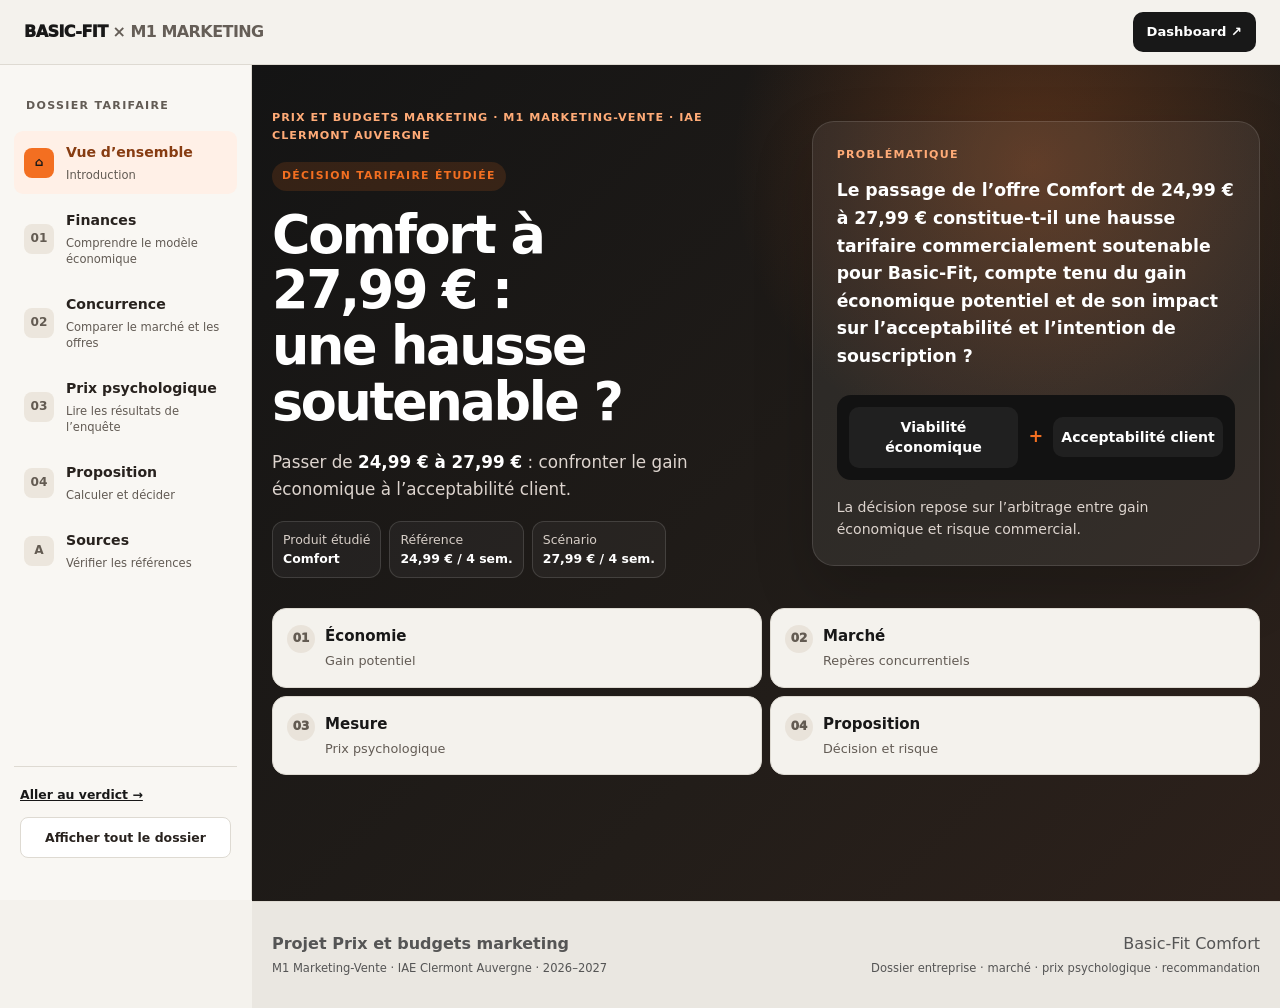
<file: index.html>
<!doctype html>
<html lang="fr">
<head>
  <meta charset="utf-8">
  <meta name="viewport" content="width=device-width,initial-scale=1">
  <meta name="description" content="Dossier Prix et budgets marketing — Basic-Fit Comfort, marché clermontois, mesure du prix psychologique et recommandation tarifaire.">
  <meta name="theme-color" content="#151515">
  <title>Basic-Fit Comfort — Dossier prix & marché</title>
  <link rel="stylesheet" href="styles.css">
</head>
<body>
<div class="scroll-progress" aria-hidden="true"><span id="scrollProgress"></span></div>

<header class="topbar">
  <div class="wrap nav">
    <a class="brand" href="#top" aria-label="Retour en haut">BASIC-FIT <span>× M1 MARKETING</span></a>
    <button class="nav-toggle" type="button" aria-expanded="false" aria-controls="mainNav" aria-label="Ouvrir le menu">
      <span></span><span></span><span></span>
    </button>
    <nav id="mainNav" class="main-nav" aria-label="Navigation principale">
      <a href="#top">Accueil</a><a href="#entreprise">01 Finances</a>
      <a href="#marche">02 Concurrence</a>
      <a href="#mesure">03 Prix psychologique</a>
      <a href="#scenario">04 Proposition</a>
      <a href="#sources">Sources</a>
      <a class="nav-cta" href="https://basicfit-prix-m1.floot.app/dashboard" target="_blank" rel="noopener">Dashboard <span>↗</span></a>
    </nav>
  </div>
</header>

<a class="skip-link" href="#entreprise">Aller au dossier</a><aside class="chapter-rail" aria-label="Sommaire du dossier"><div class="rail-label">DOSSIER TARIFAIRE</div><a href="#top" data-chapter="top"><span>⌂</span><div>Vue d’ensemble<small>Introduction</small></div></a><a href="#entreprise" data-chapter="entreprise"><span>01</span><div>Finances<small>Comprendre le modèle économique</small></div></a><a href="#marche" data-chapter="marche"><span>02</span><div>Concurrence<small>Comparer le marché et les offres</small></div></a><a href="#mesure" data-chapter="mesure"><span>03</span><div>Prix psychologique<small>Lire les résultats de l’enquête</small></div></a><a href="#scenario" data-chapter="scenario"><span>04</span><div>Proposition<small>Calculer et décider</small></div></a><a href="#sources" data-chapter="sources"><span>A</span><div>Sources<small>Vérifier les références</small></div></a><div class="rail-foot"><a href="#recommandation">Aller au verdict →</a><button type="button" id="read-all">Afficher tout le dossier</button></div></aside><main id="top">
<section class="hero">
  <div class="wrap hero-grid">
    <div class="hero-copy">
      <p class="eyebrow">Prix et budgets marketing · M1 Marketing-Vente · IAE Clermont Auvergne</p>
      <p class="decision-label">Décision tarifaire étudiée</p><h1>Comfort à 27,99&nbsp;€&nbsp;: une hausse soutenable&nbsp;?</h1>
      <p class="lead">Passer de <strong>24,99 € à 27,99 €</strong>&nbsp;: confronter le gain économique à l’acceptabilité client.</p>
      <div class="hero-meta">
        <span>Produit étudié <b>Comfort</b></span>
        <span>Référence <b>24,99 € / 4 sem.</b></span>
        <span>Scénario <b>27,99 € / 4 sem.</b></span>
      </div>
    </div>
    <aside class="research-card">
      <p class="mini">Problématique</p>
      <p class="problem">Le passage de l’offre Comfort de 24,99 € à 27,99 € constitue-t-il une hausse tarifaire commercialement soutenable pour Basic-Fit, compte tenu du gain économique potentiel et de son impact sur l’acceptabilité et l’intention de souscription&nbsp;?</p>
      <div class="research-equation"><span>Viabilité économique</span><i>+</i><span>Acceptabilité client</span></div><p class="research-note">La décision repose sur l’arbitrage entre gain économique et risque commercial.</p>
    </aside>
  </div>
  <div class="wrap journey" aria-label="Plan du dossier">
    <a href="#entreprise"><span>01</span><b>Économie</b><small>Gain potentiel</small></a>
    <a href="#marche"><span>02</span><b>Marché</b><small>Repères concurrentiels</small></a>
    <a href="#mesure"><span>03</span><b>Mesure</b><small>Prix psychologique</small></a>
    <a href="#scenario"><span>04</span><b>Proposition</b><small>Décision et risque</small></a>
  </div>
</section>

<section id="entreprise" class="section">
  <div class="wrap">
    <header class="section-head">
      <div><p class="section-kicker">01 · Économie de l’entreprise</p><h2>Les finances de Basic-Fit</h2></div>
      <p>Avant de parler des clients, il faut comprendre le modèle économique&nbsp;: une grande partie des coûts du club est déjà engagée. Un nouvel adhérent peut donc apporter une contribution importante tant que le club dispose de capacité.</p>
    </header>

    <div class="company-strip">
      <div><span>Société étudiée</span><strong>BASIC-FIT FRANCE</strong><small>SIREN 798 233 011</small></div>
      <div><span>Activité</span><strong>Centres de culture physique</strong><small>Comptes sociaux 2025</small></div>
      <div><span>Périmètre</span><strong>France</strong><small>À distinguer du groupe Basic-Fit</small></div>
    </div>

    <div class="finance-grid">
      <article class="metric-card primary-metric"><span>Chiffre d’affaires 2025</span><strong>654 M€</strong><em>+14,3 % sur un an</em></article>
      <article class="metric-card"><span>EBITDA / EBE</span><strong>142 M€</strong><em>21,7 % du CA</em></article>
      <article class="metric-card"><span>Résultat d’exploitation</span><strong>20,8 M€</strong><em>3,2 % du CA</em></article>
      <article class="metric-card"><span>Résultat net</span><strong>3,82 M€</strong><em>marge nette 0,6 %</em></article>
    </div>
    <p class="source-line">Source&nbsp;: <a href="https://www.pappers.fr/entreprise/basic-fit-france-798233011" target="_blank" rel="noopener">Pappers — BASIC-FIT FRANCE</a>, comptes sociaux 2025 · consulté le 24/11/2026.</p>

    <div class="subsection-head"><div><p class="mini">Lecture des comptes</p><h3>Une croissance forte, une marge nette limitée</h3></div></div><div class="finance-story">
      <article class="trend-card">
        <div class="card-label">Évolution du chiffre d’affaires (M€)</div>
        <div class="revenue-bars" aria-label="Chiffre d'affaires Basic-Fit France 2022 à 2025">
          <div><span style="--h:61%"></span><b>397</b><small>2022</small></div>
          <div><span style="--h:77%"></span><b>505</b><small>2023</small></div>
          <div><span style="--h:87%"></span><b>572</b><small>2024</small></div>
          <div class="current"><span style="--h:100%"></span><b>654</b><small>2025</small></div>
        </div>
        <p>Le CA progresse de <strong>64,7 % entre 2022 et 2025</strong>. Le sujet n’est donc pas un manque de croissance, mais la capacité à transformer cette croissance en résultat.</p>
        <p class="source-line">Source&nbsp;: Pappers, comptes sociaux 2022–2025 · calcul du groupe · consulté le 24/11/2026.</p>
      </article>

      <article class="investment-card">
        <p class="card-label">Intensité capitalistique du groupe</p>
        <div class="investment-numbers">
          <div><strong>1,33 M€</strong><span>capex initial moyen par nouveau club ouvert en 2025</span></div>
          <div><strong>99,2 M€</strong><span>capex de maintenance du groupe en 2025</span></div>
        </div>
        <p>Basic-Fit indique n’ouvrir un nouveau club que s’il vise un ROIC d’au moins 30 % à maturité. Le prix doit donc être lu comme un levier de rendement, pas comme une variable isolée.</p>
        <p class="source-line">Source primaire&nbsp;: <a href="https://annualreport.basic-fit.com/2025/mbr/business-and-financial-review/" target="_blank" rel="noopener">Basic-Fit Annual Report 2025 — Business & Financial Review</a> · consulté le 24/11/2026.</p>
      </article>
    </div>

    <div class="finance-story">
      <article class="investment-card">
        <p class="card-label">Économie marginale d’un adhérent supplémentaire</p>
        <div class="investment-numbers">
          <div><strong>Faible</strong><span>coût additionnel à capacité disponible dans l’illustration investisseurs</span></div>
          <div><strong>Operating leverage</strong><span>forte conversion du revenu additionnel en cash / EBITDA dans l’illustration investisseurs</span></div>
        </div>
        <p>Dans sa présentation investisseurs d’octobre 2026, Basic-Fit illustre un cas où des membres supplémentaires dans un club disposant encore de capacité génèrent du revenu avec <strong>« zero incremental cost »</strong> et sans nouveau capex. Nous utilisons cette illustration comme <strong>hypothèse de faible coût additionnel</strong>, pas comme une mesure comptable spécifique de l’offre Comfort.</p>
        <p class="source-line">Source primaire : <a href="https://corporate.basic-fit.com/docs/Basic-Fit%20Investor%20Presentation%20BFIT%20October%202026.pdf?a=696LP6FeBvsgFlbfQGSlfe" target="_blank" rel="noopener">Basic-Fit Investor Presentation — October 2026, p. 31</a> · consultée le 24/11/2026.</p>
      </article>

      <article class="trend-card">
        <p class="card-label">Application à Comfort en France</p>
        <div class="investment-numbers">
          <div><strong>20,83 € HT</strong><span>24,99 € TTC ÷ 1,20 par période de 4 semaines</span></div>
          <div><strong>23,33 € HT</strong><span>27,99 € TTC ÷ 1,20 par période de 4 semaines</span></div>
          <div><strong>+32,50 € HT</strong><span>revenu HT supplémentaire sur 52 semaines par adhérent conservé</span></div>
        </div>
        <p>Les montants de <strong>20,83 € HT</strong> et <strong>23,33 € HT</strong> sont des revenus HT par période, pas des marges. La différence annuelle de <strong>32,50 € HT</strong> correspond au revenu HT supplémentaire par adhérent conservé. Elle n’est assimilable à une variation de contribution que si les coûts additionnels par adhérent restent négligeables ou inchangés.</p>
        <p class="source-line">TVA : les droits d’accès à des installations sportives relèvent du taux normal. Source : <a href="https://bofip.impots.gouv.fr/bofip/250-PGP.html/identifiant=BOI-TVA-LIQ-30-20-50-20251203" target="_blank" rel="noopener">BOFiP, II-B §100</a> · taux normal 20 %. Calcul du groupe.</p>
      </article>
    </div>

    <div class="insight-banner">
      <span class="insight-index">Lecture</span>
      <div><strong>Pourquoi le prix devient un vrai sujet.</strong><p>Basic-Fit France croît rapidement, mais son résultat net représente seulement <strong>0,6 % du CA 2025</strong>. Surtout, le modèle de club présente de forts coûts fixes : une fois le point mort atteint, un adhérent supplémentaire peut contribuer presque directement au cash-flow. Le prix devient donc un levier puissant — à condition que la hausse ne fasse pas perdre trop de volume.</p></div>
    </div>
  </div>
</section>

<section id="marche" class="section soft">
  <div class="wrap">
    <header class="section-head">
      <div><p class="section-kicker">02 · Marché et concurrence</p><h2>Marché, prix et concurrence</h2></div>
      <p>En apparence, oui&nbsp;: Comfort reste moins cher que plusieurs offres concurrentes observées. Mais les substituts sont nombreux et les clients peuvent facilement comparer ou changer de solution.</p>
    </header>

    <div class="subsection-head"><div><p class="mini">Croisement comptes / presse</p><h3>Une croissance d’entreprise dans un marché en expansion</h3></div><p>Repères nationaux, distincts du marché local des 18–30 ans.</p></div><div class="finance-grid"><article class="metric-card"><span>Marché français 2025</span><strong>≈ 3 Md€</strong></article><article class="metric-card"><span>Évolution depuis 2019</span><strong>+30 %</strong></article><article class="metric-card"><span>Salles en France</span><strong>≈ 6 000</strong></article><article class="metric-card"><span>Basic-Fit en France</span><strong>≈ 900 clubs</strong></article></div><p class="source-line">Source : <a href="https://www.lemonde.fr/economie/article/2026/11/01/l-attrait-des-jeunes-pour-le-fitness-et-la-musculation-porte-le-succes-commercial-des-salles-de-sport_6804018_3234.html">Le Monde, 1er novembre 2026</a>, citant notamment Xerfi ; consulté le 25/11/2026. Repères nationaux arrondis, non assimilables à des parts de marché locales.</p><div class="method-note"><strong>Confrontation des sources.</strong><p>La progression du CA de Basic-Fit France (+14,3 % en 2025, comptes sociaux cités en partie 1) s’inscrit dans un marché national dynamique. Les périodes de comparaison diffèrent : la croissance sectorielle depuis 2019 ne permet pas de déduire un gain de part de marché en 2025. La presse distingue aussi la proposition autonome et low-cost de Basic-Fit des offres davantage encadrées de concurrents comme Keepcool et Fitness Park. Cela confirme la nécessité de comparer prix et prestations, et non les seuls chiffres d’affaires des sociétés de franchise. En complément, <a href="https://www.quechoisir.org/actualite-salles-de-sport-prix-frequentation-satisfaction-ce-que-revele-notre-enquete-n178950/">Que Choisir, 22 octobre 2026</a>, indique que 11 % des Français sont abonnés à une salle. Son enquête auprès de 1 352 abonnés, d’âge médian 66 ans, ne peut pas être directement comparée à notre cible jeune. Ce repère national n’est pas un taux de pénétration clermontois.</p></div><div class="market-definition">
      <span>Marché étudié</span>
      <p>Les solutions de pratique sportive régulière destinées aux <strong>18–30 ans de l’agglomération clermontoise</strong> souhaitant entretenir leur forme physique avec un budget récurrent.</p>
      <div class="market-circles">
        <div><i>1</i><b>Directs</b><small>Fitness Park · Keepcool · ON AIR</small></div>
        <div><i>2</i><b>Indirect</b><small>B’Up Clermont</small></div>
        <div><i>3</i><b>Substituts</b><small>SUAPS · domicile · outdoor · associations · digital</small></div>
      </div>
    </div>

    <div class="subsection-head"><div><p class="mini">Prix pratiqués</p><h3>Comfort reste sous les offres comparables observées</h3></div><p>Snapshot tarifaire retenu pour l’étude&nbsp;: <strong>1er octobre 2026</strong>. Les promotions temporaires sont exclues du tarif récurrent.</p></div>

    <div class="benchmark-grid">
      <article class="price-card featured"><div class="brand-chip">Basic-Fit</div><span>Comfort</span><strong>24,99 €</strong><small>/ 4 semaines</small><p>19,99 € inscription · 52 semaines</p><em>Référence étudiée</em></article>
      <article class="price-card"><div class="brand-chip">Keepcool</div><span>Access</span><strong>29,99 €</strong><small>/ 4 semaines</small><p>39 € adhésion · 52 semaines</p><em>+5,00 € vs Comfort</em></article>
      <article class="price-card"><div class="brand-chip">Fitness Park</div><span>Classic</span><strong>30,00 €</strong><small>/ 4 semaines</small><p>30 € adhésion · engagement annuel</p><em>+5,01 € vs Comfort</em></article>
      <article class="price-card"><div class="brand-chip">ON AIR</div><span>Essential</span><strong>31,96 €</strong><small>/ 4 semaines</small><p>50 € inscription · sans engagement annuel</p><em>+6,97 € vs Comfort</em></article>
    </div>

    <div class="table-scroll">
      <table class="benchmark-table">
        <thead><tr><th>Enseigne</th><th>Prix récurrent</th><th>Frais visibles</th><th>Coût 1re année*</th><th>Lecture</th></tr></thead>
        <tbody>
          <tr class="focus-row"><td><b>Basic-Fit Comfort</b></td><td>24,99 € / 4 sem.</td><td>19,99 €</td><td><b>344,86 €</b></td><td>Prix d’entrée le plus bas</td></tr>
          <tr><td>Keepcool Access</td><td>29,99 € / 4 sem.</td><td>39 € + 9,90 €/an</td><td>438,77 €</td><td>Coaching / accompagnement</td></tr>
          <tr><td>Fitness Park Classic</td><td>30,00 € / 4 sem.</td><td>30 € + 9 €/an</td><td>429,00 €</td><td>Équipements / réseau</td></tr>
          <tr><td>ON AIR Essential</td><td>31,96 € / 4 sem.</td><td>50 € + 10 €/an</td><td>475,48 €</td><td>Expérience plus premium</td></tr>
          <tr><td>B’Up — tarif réduit annuel</td><td>≈ 30,38 € / 4 sem.</td><td>—</td><td>395,00 €</td><td>Alternative sportive locale</td></tr>
        </tbody>
      </table>
    </div>
    <p class="note">* Calcul du groupe&nbsp;: 13 périodes de 4 semaines + frais indiqués. B’Up&nbsp;: 395 € ÷ 13 = 30,38 €. Prestations et modèles contractuels non strictement identiques.</p>
    <p class="source-line">Sources tarifs&nbsp;: <a href="https://www.basic-fit.com/fr-fr/home" target="_blank" rel="noopener">Basic-Fit</a> · <a href="https://www.keepcool.fr/abonnements" target="_blank" rel="noopener">Keepcool</a> · <a href="https://www.fitnesspark.fr/nos-offres/" target="_blank" rel="noopener">Fitness Park</a> · <a href="https://onair-fitness.fr/abonnements/" target="_blank" rel="noopener">ON AIR</a> · <a href="https://b-upclermont.fr/fr/tarifs" target="_blank" rel="noopener">B’Up</a>. Snapshot de l’étude&nbsp;: 01/10/2026.</p>

    <details class="evidence-drawer">
      <summary><span>Repères financiers des concurrents</span><small>Périmètres comptables distincts</small></summary>
      <div class="evidence-grid">
        <article><b>Fitness Park Development</b><strong>82,9 M€</strong><span>CA 2025</span><p>EBITDA 21,9 M€ · résultat net 9,54 M€ · croissance +25,3 %.</p><a href="https://www.pappers.fr/entreprise/fitness-park-development-379818032" target="_blank" rel="noopener">Pappers · consulté le 24/11/2026</a></article>
        <article><b>DG Développement / Keepcool</b><strong>14,7 M€</strong><span>CA 2025</span><p>Résultat net 1,98 M€ · croissance −6,6 %.</p><a href="https://www.pappers.fr/entreprise/dg-developpement-533988580" target="_blank" rel="noopener">Pappers · consulté le 24/11/2026</a></article>
        <article><b>ON AIR Développement</b><strong>18,0 M€</strong><span>CA 2025</span><p>EBITDA 7,76 M€ · résultat net 5,35 M€ · croissance +46,4 %.</p><a href="https://www.pappers.fr/entreprise/on-air-developpement-sas-838645141" target="_blank" rel="noopener">Pappers · consulté le 24/11/2026</a></article>
        <article><b>B’Up</b><strong>−76,4 k€</strong><span>résultat net 2024</span><p>Trésorerie 133 k€ · dettes financières 1,9 M€.</p><a href="https://www.pappers.fr/entreprise/bup-824244016" target="_blank" rel="noopener">Pappers · consulté le 24/11/2026</a></article>
      </div>
      <p class="note">Les comptes des réseaux concurrents correspondent aux sociétés de développement / franchise citées, pas au CA cumulé de tous leurs clubs. Ils servent de repères de dynamique, pas de comparaison absolue avec Basic-Fit France.</p>
    </details>

    <details class="evidence-drawer secondary-drawer"><summary><span>Voir les canaux et les substituts</span><small>Analyse complémentaire</small></summary><div class="drawer-content"><div id="canaux" class="subsection-head"><div><p class="mini">Canaux</p><h3>La concurrence se joue aussi dans le parcours d’accès</h3></div><p>Le canal ne se limite pas au lieu où l’on s’entraîne&nbsp;: acquisition, souscription, accès et relation adhérent forment un parcours hybride.</p></div>

    <div class="channel-grid">
      <article><div class="channel-brand">Basic-Fit</div><ul><li><b>Souscription</b> site web ou borne self-service en club</li><li><b>Accès</b> QR code via l’application</li><li><b>Relation</b> application, gestion abonnement, contenus et programmes</li></ul><a href="https://www.basic-fit.com/on/demandware.static/-/Library-Sites-basic-fit-shared-library/default/va203f2228cf2f4e0781da53a150dc81965165254/PDF/Terms-Conditions-FRFR.pdf" target="_blank" rel="noopener">CGV Basic-Fit · vérifié 24/11/2026</a></article>
      <article><div class="channel-brand">Fitness Park</div><ul><li><b>Souscription</b> en ligne avec choix du club et de la formule</li><li><b>Accès</b> QR code / carte selon modalités</li><li><b>Relation</b> app, réservation, entraînement, fidélité</li></ul><a href="https://www.fitnesspark.fr/conditions-generales-de-ventes/" target="_blank" rel="noopener">CGV Fitness Park · vérifié 24/11/2026</a></article>
      <article><div class="channel-brand">Keepcool</div><ul><li><b>Souscription</b> en ligne depuis la page du club</li><li><b>Accès</b> clubs physiques du réseau</li><li><b>Relation</b> app, coaching digital et réservations</li></ul><a href="https://www.keepcool.fr/faq" target="_blank" rel="noopener">FAQ Keepcool · vérifié 24/11/2026</a></article>
      <article><div class="channel-brand">ON AIR</div><ul><li><b>Souscription</b> parcours web + accueil commercial en club</li><li><b>Accès</b> réseau de clubs</li><li><b>Relation</b> application, programmes et suivi</li></ul><a href="https://onair-fitness.fr/abonnements/" target="_blank" rel="noopener">ON AIR · vérifié 24/11/2026</a></article>
    </div>

    <div class="subsection-head"><div><p class="mini">Substitution</p><h3>Une hausse de prix ne renvoie pas seulement vers une autre salle</h3></div><p>Chez une cible jeune et sensible au budget, des solutions gratuites ou à coût fixe peuvent capter le même besoin.</p></div>

    <div class="substitute-lanes">
      <article><span>Gratuit / public</span><b>SUAPS · running · street workout</b><p>Pression prix très forte&nbsp;: le besoin de sport peut être satisfait sans abonnement.</p></article>
      <article><span>À domicile / digital</span><b>Applications · vidéos · petit matériel</b><p>Faible coût récurrent et forte accessibilité.</p></article>
      <article><span>Collectif / associatif</span><b>Clubs · sports collectifs · piscine</b><p>La valeur repose davantage sur l’encadrement et le lien social.</p></article>
      <article><span>Spécialisé</span><b>B’Up · CrossFit · yoga · studios</b><p>Souvent plus cher, mais plus différencié par l’expérience.</p></article>
    </div>
    <p class="source-line">Exemple public local&nbsp;: <a href="https://suaps.uca.fr/909/CLERMONT-FERRAND" target="_blank" rel="noopener">SUAPS — Université Clermont Auvergne</a> · consulté le 01/10/2026.</p>

    </div></details>
<div id="porter" class="porter-block">
      <div class="subsection-head inverse"><div><p class="mini">Analyse demandée</p><h3>Les 5 forces de Porter</h3></div><p>La structure concurrentielle impose de tester une hausse de prix plutôt que de la déduire du seul benchmark.</p></div>
      <div class="porter-grid">
        <article><span class="force high">Forte</span><b>Rivalité directe</b><p>Prix facilement comparables, plusieurs chaînes et différenciation visible sur les équipements, l’accompagnement et l’expérience.</p></article>
        <article><span class="force vhigh">Très forte</span><b>Substituts</b><p>Nombreuses solutions gratuites, domestiques, universitaires ou spécialisées pour satisfaire le même besoin.</p></article>
        <article><span class="force high">Fort</span><b>Pouvoir des clients</b><p>Faibles coûts de comparaison et arbitrage rapide pour une cible jeune sensible au budget.</p></article>
        <article><span class="force mid">Modérée</span><b>Nouveaux entrants</b><p>Capital important pour ouvrir une salle, mais développement facilité par les modèles de franchise.</p></article>
        <article><span class="force low">Faible à modéré</span><b>Fournisseurs</b><p>Poids de négociation des grands réseaux, contrebalancé par des contraintes sur immobilier, énergie et équipements.</p></article>
      </div>
      <div class="porter-conclusion"><strong>Lecture Porter</strong><p>La marge de prix observée face aux concurrents existe, mais la pression concurrentielle globale reste élevée. Une hausse mal calibrée peut provoquer un transfert vers des concurrents directs ou vers des alternatives moins coûteuses.</p></div>
    </div>

    <details class="evidence-drawer secondary-drawer"><summary><span>Voir le positionnement détaillé des enseignes</span><small>Analyse complémentaire</small></summary><div class="drawer-content"><div class="positioning">
      <div class="subsection-head"><div><p class="mini">Positionnement prix / promesse</p><h3>Comparer sans inventer un score</h3></div><p>Le positionnement est décrit qualitativement à partir des offres observées.</p></div>
      <div class="position-grid">
        <article class="basic"><span>Prix le plus bas</span><b>Basic-Fit</b><p>Réseau, accessibilité, autonomie et application. Proposition fortement orientée efficacité-prix.</p></article>
        <article><span>Accompagnement</span><b>Keepcool</b><p>Coaching, small groups et présence humaine plus centrale dans la promesse.</p></article>
        <article><span>Équipements</span><b>Fitness Park</b><p>Largeur de l’offre fitness, matériel, home training et services digitaux.</p></article>
        <article><span>Expérience</span><b>ON AIR</b><p>Ambiance, design et univers de marque plus premium, avec davantage de flexibilité contractuelle.</p></article>
      </div>
    </div>
  </div>
</div></details>
</section>

<section id="mesure" class="section">
  <div class="wrap">
    <header class="section-head">
      <div><p class="section-kicker">03 · Mesure du prix psychologique</p><h2>Le prix accepté par les consommateurs</h2></div>
      <p>Le questionnaire mesure la réaction des répondants au scénario de hausse. Il mesure l’effet du scénario à 27,99 € sur l’intention de souscription, la valeur perçue et l’acceptabilité du prix. Il ne prédit pas directement les ventes réelles.</p>
    </header>

    <div class="insight-banner">
      <span class="insight-index">Important</span>
      <div><strong>Le questionnaire sert à résoudre la partie commerciale de la problématique.</strong><p>Il permet de déterminer si 27,99 € détériore les indicateurs d’acceptabilité par rapport à 24,99 €. En revanche, une intention déclarée ne peut pas être transformée directement en perte réelle de souscriptions&nbsp;: pour comparer exactement au seuil de 10,72 %, il faudrait un test de conversion en conditions réelles.</p></div>
    </div>

    <div class="insight-banner"><div><strong>Enquête auprès de 100 répondants.</strong><p>Les résultats présentés reposent sur les 100 réponses communiquées par le groupe. L’échantillon est à dominante étudiante ; les résultats décrivent les personnes interrogées et ne peuvent pas être généralisés à l’ensemble des clients Basic-Fit. Les dates de collecte et le mode de recrutement restent à documenter.</p></div></div><div class="method-grid">
      <article><span>Jeu d’analyse</span><strong>n = 100</strong><p>100 réponses collectées selon le groupe</p></article>
      <article><span>Version A</span><strong>50</strong><p>Comfort à 24,99 € / 4 semaines</p></article>
      <article><span>Version B</span><strong>50</strong><p>Comfort à 27,99 € / 4 semaines</p></article>
      <article><span>Contrôle</span><strong>95 %</strong><p>ont correctement mémorisé le prix affiché</p></article>
    </div>
<div class="sample-row">
      <div><span>Statut</span><b>73 % étudiants</b><small>20 % jeunes actifs · 7 % autres situations</small></div>
      <div><span>Genre</span><b>50 % femmes · 49 % hommes</b><small>1 % autre / non précisé</small></div>
      <div><span>Résidence</span><b>62 % centre-ville</b><small>38 % périphérie / Grand Clermont</small></div>
    </div>

    <div class="results-grid">
      <article class="ab-card">
        <div class="result-head"><div><p class="mini">Test A/B</p><h3>À 27,99 €, l’intention recule</h3></div><span class="delta-badge">−0,68 pt</span></div>
        <div class="intent-bars">
          <div><span>24,99 €</span><div class="intent-track"><i style="width:66.8%"></i></div><strong>3,34 / 5</strong></div>
          <div><span>27,99 €</span><div class="intent-track"><i class="muted-bar" style="width:53.2%"></i></div><strong>2,66 / 5</strong></div>
        </div>
        <div class="conversion-signal">
          <div><span>Intention 4–5/5</span><strong>46 %</strong><small>groupe A</small></div>
          <i>→</i>
          <div><span>Intention 4–5/5</span><strong>20 %</strong><small>groupe B</small></div>
        </div>
        <p class="interpretation"><strong>Lecture pour la décision&nbsp;:</strong> à 27,99 €, l’intention déclarée est plus faible dans l’échantillon interrogé. La proportion d’intentions fortes recule de <strong>26 points</strong> (46 % à 20 %). <strong>Aucune baisse des ventes réelles n’est estimée à partir de cet écart.</strong></p>
      </article>

      <article class="perception-card">
        <div class="result-head"><div><p class="mini">Valeur perçue</p><h3>La hausse affaiblit surtout la justice du prix</h3></div></div>
        <div class="compare-list">
          <div><span>« Tarif juste »</span><b>A&nbsp; 3,78</b><i></i><b class="b">B&nbsp; 3,36</b></div>
          <div><span>« Bon rapport qualité/prix »</span><b>A&nbsp; 3,98</b><i></i><b class="b">B&nbsp; 3,70</b></div>
          <div><span>« Valeur &gt; dépense »</span><b>A&nbsp; 2,96</b><i></i><b class="b">B&nbsp; 2,80</b></div>
        </div>
        <p class="interpretation">La confiance moyenne dans l’enseigne atteint 3,51/5 pour la fiabilité, tandis que les évaluations liées au prix sont moins favorables dans la version à 27,99 €. Nous n’en déduisons pas de relation causale entre confiance et sensibilité au prix.</p>
      </article>
    </div>

    <div class="vw-block">
      <div class="vw-copy">
        <p class="mini">Van Westendorp</p>
        <h3>Les perceptions de prix apportent un éclairage exploratoire</h3>
        <p>Les quatre seuils individuels sont transformés en distributions cumulées. La zone acceptable traditionnelle se situe entre le point de marginal cheapness (PMC) et le point de marginal expensiveness (PME).</p>
        <div class="vw-kpis">
          <div><span>Trop bon marché</span><strong>14,32 €</strong><small>moyenne</small></div>
          <div><span>Bonne affaire</span><strong>20,30 €</strong><small>moyenne</small></div>
          <div><span>Cher</span><strong>30,04 €</strong><small>moyenne</small></div>
          <div><span>Trop cher</span><strong>39,56 €</strong><small>moyenne</small></div>
        </div>
        <div class="vw-zone"><span>Zone descriptive — convention étroite</span><strong>≈ 21 € → 25,5 €</strong><p>Les repères dépendent de la convention de calcul et de la discrétisation des réponses. Avec la convention étroite retenue, 27,99 € se situe au-dessus de cette zone descriptive. Cela constitue un <strong>éclairage exploratoire</strong>, pas la preuve robuste d’un rejet commercial.</p></div>
      </div>
      <div class="vw-chart-card"><label class="vw-control">Explorer un tarif <output id="vw-selected">27 €</output><input type="range" id="vw-price" min="10" max="45" value="27" step="1"></label><div id="vw-reading" class="vw-reading" aria-live="polite"></div>
        <div class="chart-top"><span>% des répondants</span><div class="chart-legend"><i class="l1"></i>Trop bon marché <i class="l2"></i>Bonne affaire <i class="l3"></i>Cher <i class="l4"></i>Trop cher</div></div>
        <svg id="vwChart" viewBox="0 0 760 420" role="img" aria-label="Courbes Van Westendorp du prix psychologique"></svg>
        <div class="chart-axis"><span>10 €</span><span>20 €</span><span>30 €</span><span>40 €</span><span>45 €</span></div>
        <p class="note">Intersections approximatives sur des distributions discrètes. La « zone » dépend de la convention de Van Westendorp retenue&nbsp;; elle doit être lue comme un repère descriptif, non comme un prix optimal ni comme une prévision de demande.</p>
      </div>
    </div>
    <p class="source-line">Méthode&nbsp;: Van Westendorp Price Sensitivity Meter, quatre questions « trop bon marché / bonne affaire / cher / trop cher ». Référence méthodologique complémentaire&nbsp;: <a href="https://sawtoothsoftware.com/resources/blog/posts/van-westendorp-pricing-sensitivity-meter" target="_blank" rel="noopener">Sawtooth Software</a> · consulté le 24/11/2026.</p>

    <div class="secondary-results">
      <article>
        <p class="mini">Flexibilité</p><h3>L’option hypothétique de flexibilité à +5 € n’est pas majoritaire</h3>
        <div class="donut-row"><div class="donut" aria-hidden="true"></div><div class="donut-labels"><span><i class="no"></i><b>53 %</b> préfèrent payer moins cher</span><span><i class="yes"></i><b>24 %</b> paieraient +5 €</span><span><i class="none"></i><b>23 %</b> aucune option</span></div></div>
      </article>
      <article class="synthesis-card">
        <p class="mini">Du seuil à la décision</p><h3>Le questionnaire complète le calcul économique sans prédire le volume réel</h3>
        <ol><li><b>Seuil de revenu&nbsp;:</b> le revenu récurrent est préservé si la baisse réelle de volume reste inférieure à 10,72 %, à durée payée identique.</li><li><b>A/B&nbsp;:</b> à 27,99 €, l’intention moyenne passe de 3,34 à 2,66 et les intentions fortes de 46 % à 20 %.</li><li><b>Valeur perçue&nbsp;:</b> le tarif est jugé moins juste et le rapport qualité/prix se dégrade.</li><li><b>Van Westendorp&nbsp;:</b> avec la convention étroite retenue, 27,99 € se situe au-dessus de la zone descriptive obtenue. Ce résultat reste exploratoire et dépend de la convention de calcul.</li></ol>
      </article>
    </div>

    <p class="source-line">Source de tous les résultats de cette section : questionnaire du groupe, 100 réponses déclarées collectées, versions A et B (50 observations chacune selon les résultats présentés). Date de collecte et export brut anonymisé à documenter ; résultats non vérifiés indépendamment.</p><div class="survey-links">
      <a href="https://basicfit-prix-m1.floot.app/questionnaire" target="_blank" rel="noopener"><span>Instrument de mesure</span><b>Voir le questionnaire</b><i>↗</i></a>
      <a href="https://basicfit-prix-m1.floot.app/dashboard" target="_blank" rel="noopener"><span>Données détaillées</span><b>Ouvrir le dashboard</b><i>↗</i></a>
    </div>
  </div>
</section>

<section id="scenario" class="section scenario-section">
  <div class="wrap">
    <header class="section-head inverse">
      <div><p class="section-kicker">04 · Proposition — viabilité économique</p><h2>Proposition tarifaire et risque financier</h2></div>
      <p>À partir du benchmark et de la mesure d’acceptabilité, cette étape chiffre le risque de la proposition. À partir d’une base de 100 nouvelles souscriptions, nous calculons le niveau de volume minimal à conserver pour que la hausse de prix reste économiquement favorable dans notre modèle.</p>
    </header>
    <div class="subsection-head"><div><p class="mini">Cadre de décision</p><h3>Trois logiques de fixation du prix</h3></div><p>Confronter la viabilité économique, le positionnement concurrentiel et la valeur perçue.</p></div><div class="decision-reasons"><article><span>01</span><b>Coûts</b><p>Le prix doit couvrir les coûts pertinents et contribuer aux charges fixes. Le coût marginal Comfort n’est pas publié ; la simulation mesure le revenu récurrent et distingue celui-ci de la contribution.</p></article><article><span>02</span><b>Concurrence</b><p>Le benchmark situe Comfort sous plusieurs offres concurrentes, mais la différence de prestations interdit de déduire mécaniquement un prix optimal.</p></article><article><span>03</span><b>Demande</b><p>L’enquête A/B et Van Westendorp renseignent l’acceptabilité déclarée. La conversion réelle doit être vérifiée par un test commercial.</p></article></div><p class="source-line">Cadre conceptuel : description du CM 2 du 08/10/2026, module Prix et budgets marketing, IAE Clermont Auvergne. Application au dossier par le groupe.</p><div class="choice-rationale">
      <div class="choice-rationale-head">
        <p class="mini">Pourquoi 27,99 € ?</p>
        <h3>Un scénario de test, pas un prix optimal.</h3>
        <p>Le choix de 27,99 € a été défini <strong>avant la mesure consommateur</strong>. Il sert à tester une hausse volontairement marquée tout en restant sous le repère concurrentiel retenu.</p>
      </div>
      <div class="choice-rationale-grid">
        <article>
          <span>1 · Point de départ</span>
          <strong>24,99 €</strong>
          <p>Tarif Comfort observé et retenu comme référence de l’étude.</p>
        </article>
        <article>
          <span>2 · Repère concurrentiel</span>
          <strong>30,00 €</strong>
          <p>Fitness Park Classic est retenu comme repère concurrentiel direct comparable dans notre benchmark.</p>
        </article>
        <article class="choice-focus">
          <span>3 · Scénario testé</span>
          <strong>27,99 €</strong>
          <p>+3 €, soit environ <b>+12 %</b>, tout en restant <b>2,01 € sous</b> le repère de 30 €.</p>
        </article>
      </div>
      <div class="choice-rationale-note">
        <strong>Ce que nous affirmons — et ce que nous n’affirmons pas.</strong>
        <p>27,99 € n’est ni un « prix optimal » ni un prix recommandé a priori. C’est un <strong>scénario expérimental</strong> choisi pour provoquer un arbitrage de prix suffisamment visible dans notre test, tout en restant sous le repère concurrentiel retenu. Le questionnaire présenté dans la partie précédente évalue la réaction à ce scénario.</p>
      </div>
    </div>

    <details class="evidence-drawer"><summary><span>Rappel des trois repères tarifaires</span><small>Voir le détail</small></summary><div class="price-path">
      <article><span>Point de départ</span><strong>24,99 €</strong><b>Comfort</b><p>Tarif de référence de l’étude.</p></article>
      <i>→</i>
      <article class="tested"><span>Scénario testé</span><strong>27,99 €</strong><b>+3 € / 4 semaines</b><p>+12,0 % environ.</p></article>
      <i>→</i>
      <article><span>Repère concurrentiel</span><strong>30,00 €</strong><b>Fitness Park Classic</b><p>27,99 € reste 2,01 € en dessous.</p></article>
    </div>
    </details><div class="scenario-points">
      <div><strong>100</strong><span>nouvelles souscriptions au prix actuel</span></div>
      <div><strong>≈ 89,28</strong><span>souscriptions nécessaires à 27,99 € pour retrouver le même revenu</span></div>
      <div class="threshold-card"><strong>10,72 %</strong><span>baisse maximale de volume avant d’annuler le gain de revenu récurrent</span></div>
    </div>
    <div class="simple-math">
      <span>100 × 24,99 €</span><b>=</b><strong>2 499 €</strong>
      <i>puis</i>
      <span>2 499 € ÷ 27,99 €</span><b>=</b><strong>89,28</strong>
      <i>donc</i>
      <span>(100 − 89,28) ÷ 100</span><b>=</b><strong>10,72 %</strong>
    </div>
    <p class="source-line dark-source">Calculs du groupe sur 13 périodes de 4 semaines. Le seuil de 10,72 % découle d’abord du rapport entre les deux prix et correspond à un <strong>seuil de revenu récurrent</strong>, à durée payée identique, hors frais et autres revenus. L’interprétation en contribution repose ensuite sur l’hypothèse de faibles coûts additionnels à capacité disponible, inspirée de l’illustration d’operating leverage de Basic-Fit (Investor Presentation, octobre 2026, p. 31).</p>

    <div class="insight-banner">
      <span class="insight-index">Règle de décision</span>
      <div><strong>Première réponse&nbsp;: le seuil d’indifférence de revenu est de −10,72 % de volume.</strong><p>À durée payée identique, hors frais et autres revenus, le scénario à 27,99 € conserve le même revenu récurrent jusqu’à cette baisse de volume. Ce calcul ne dit rien sur la réaction réelle du marché&nbsp;: ce seuil doit être confronté à une mesure réelle de conversion.</p></div>
    </div>
  </div>
</section>

<section id="recommandation" class="section decision-section">
  <div class="wrap">
    <header class="decision-head">
      <p class="section-kicker">04 · Proposition — arbitrage final</p>
      <div class="decision-grid">
        <div>
          <span class="verdict">Réponse à la problématique</span>
          <h2>Le gain de revenu est calculable ; la soutenabilité commerciale ne l’est pas encore.</h2>
          <p>Le seuil d’indifférence de revenu est de <strong>10,72 % de baisse de volume</strong>. L’enquête montre des indicateurs déclaratifs moins favorables à 27,99 €, mais il ne permet ni de prévoir la baisse réelle des souscriptions ni de la comparer directement au seuil. Nous ne recommandons donc pas une généralisation immédiate de 27,99 € sans test réel.</p>
        </div>
        <aside>
          <span>Prochain test conseillé</span>
          <strong>25,99 € ou 26,99 €</strong>
          <p>25,99 € et 26,99 € sont des <strong>paliers exploratoires</strong>, pas des optima démontrés. Ils devraient être testés face à un témoin avec des souscriptions réelles. Sous le même raisonnement de revenu, leurs seuils propres seraient d’environ <strong>3,85 %</strong> et <strong>7,41 %</strong>.</p>
        </aside>
      </div>
    </header>

    <div class="arbitrage-grid" aria-label="Arbitrage économique et commercial">
      <article class="arbitrage-card economic">
        <span>Volet 1 · Viabilité économique</span>
        <strong>Seuil : −10,72 %</strong>
        <p>À durée payée identique, le revenu récurrent est préservé tant que la baisse réelle de nouvelles souscriptions reste inférieure à ce seuil.</p>
      </article>
      <div class="arbitrage-vs">VS</div>
      <article class="arbitrage-card commercial">
        <span>Volet 2 · Acceptabilité commerciale</span>
        <strong>Signaux défavorables à 27,99 €</strong>
        <p>Dans l’échantillon interrogé, intention et justice du prix sont moins favorables à 27,99 €. Van Westendorp apporte un repère exploratoire, sans permettre de prédire les ventes réelles.</p>
      </article>
    </div>

    <div class="arbitrage-answer">
      <span>Arbitrage</span>
      <p><strong>Nous connaissons le seuil de revenu entre les deux scénarios, mais nous ne connaissons pas l’élasticité réelle des souscriptions.</strong> Le questionnaire renseigne l’acceptabilité déclarée ; il ne permet pas de positionner la baisse réelle de volume par rapport à 10,72 %. La décision est donc de ne pas généraliser 27,99 € sans test de conversion réel.</p>
    </div>

    <div class="decision-reasons">
      <article><span>01</span><b>Finance</b><p>Basic-Fit illustre un modèle à coûts largement fixes dans lequel des membres supplémentaires peuvent avoir de faibles coûts additionnels à capacité disponible.</p></article>
      <article><span>02</span><b>Concurrence</b><p>À 24,99 €, Comfort reste moins cher que plusieurs concurrents directs observés autour de 30 €&nbsp;: une hausse est envisageable.</p></article>
      <article><span>03</span><b>Clients</b><p>À 27,99 €, l’intention moyenne passe de 3,34 à 2,66 et les intentions fortes de 46 % à 20 %.</p></article>
      <article><span>04</span><b>Prix perçu</b><p>Avec la convention Van Westendorp étroite retenue, 27,99 € se situe au-dessus de la zone descriptive obtenue ; ce résultat reste exploratoire.</p></article>
    </div>

    <div class="risk-block">
      <div class="risk-intro">
        <p class="mini">Ce que coûte une erreur</p>
        <h3>Le seuil d’indifférence entre les deux scénarios est à −10,72 % de volume</h3>
        <p>Le seuil de 10,72 % est d’abord un <strong>seuil de revenu récurrent</strong> : il compare 24,99 € et 27,99 € à durée payée identique. L’illustration investisseurs de Basic-Fit suggère ensuite qu’à capacité disponible les coûts additionnels peuvent être faibles, ce qui permet d’utiliser le revenu HT comme <strong>approximation</strong> de contribution — sans le confondre avec une marge mesurée.</p>
        <div class="formula"><span>Q₁ / Q₀</span><b>=</b><span>20,83 / 23,33</span><b>=</b><strong>89,28 %</strong></div>
        <p>Autrement dit, si la hausse provoque une baisse supérieure à <strong>10,72 %</strong> des nouvelles souscriptions, le revenu récurrent HT de la cohorte devient inférieur à celui obtenu au prix actuel. La contribution dépend aussi du coût marginal évitable.</p>
      </div>

      <div class="risk-table-wrap">
        <div class="risk-table-title"><span>Simulation pour une base de 100 nouvelles souscriptions</span><b>Revenu HT récurrent · 52 semaines · 13 périodes</b></div>
        <div class="table-scroll">
          <table class="risk-table">
            <thead><tr><th>Baisse volume</th><th>Souscriptions à 27,99 €</th><th>Revenu HT récurrent</th><th>Écart vs 24,99 €</th></tr></thead>
            <tbody>
              <tr><td>0 %</td><td>100</td><td>30 322,50 €</td><td class="gain">+3 250,00 €</td></tr>
              <tr><td>−5 %</td><td>95</td><td>28 806,38 €</td><td class="gain">+1 733,88 €</td></tr>
              <tr><td>−10 %</td><td>90</td><td>27 290,25 €</td><td class="gain">+217,75 €</td></tr>
              <tr class="break-even"><td>−10,72 %</td><td>≈ 89,28</td><td>≈ 27 072,50 €</td><td>≈ 0 €</td></tr>
              <tr><td>−15 %</td><td>85</td><td>25 774,13 €</td><td class="loss">−1 298,38 €</td></tr>
              <tr><td>−20 %</td><td>80</td><td>24 258,00 €</td><td class="loss">−2 814,50 €</td></tr>
            </tbody>
          </table>
        </div>
        <p class="note">Référence&nbsp;: 100 × (24,99 € ÷ 1,20) × 13 = 27 072,50 € HT. Le tableau compare d’abord des revenus HT. L’interprétation en contribution suppose des coûts additionnels négligeables ou inchangés et une capacité disponible.</p>
      </div>
    </div>

    <div class="profit-caveat">
      <div><span>Ce que mesure réellement le calcul</span><strong>Revenu HT ≠ marge nette de Comfort</strong></div>
      <p>Basic-Fit ne publie pas de compte de résultat unitaire de l’offre Comfort. Le seuil de <strong>10,72 %</strong> est donc un <strong>seuil d’indifférence de revenu récurrent</strong>, pas un point mort de l’activité. Il peut être lu comme une approximation de contribution seulement sous l’hypothèse de coûts additionnels faibles ou inchangés.</p>
    </div>

    <div class="method-note"><strong>Coûts de mise en œuvre</strong><p>La hausse ne modifie pas les prestations de Comfort. Les éventuels coûts de paramétrage, communication et suivi ne sont pas publiés et ne sont donc pas chiffrés. La simulation mesure uniquement le risque de revenu récurrent HT ; elle ne constitue pas un calcul de bénéfice net.</p></div><section class="interactive-sim" aria-labelledby="sim-title"><p class="mini">Laboratoire de décision · simulation</p><h3 id="sim-title">À partir de quand perd-on du revenu ?</h3><p>Choisissez un tarif et simulez la baisse des nouvelles souscriptions. Les résultats sont calculés en direct, à durée payée identique.</p><div class="lab-grid"><div class="sim-controls"><label>Nouveau tarif TTC / 4 semaines<select id="sim-price"><option value="25.99">25,99 € (+1 €)</option><option value="26.99">26,99 € (+2 €)</option><option selected value="27.99">27,99 € (+3 €)</option></select></label><label>Baisse des nouvelles souscriptions <output id="sim-drop-label">15 %</output><input id="sim-drop" type="range" min="0" max="50" step="1" value="15"></label><div class="lab-presets"><button type="button" data-drop="0">0 %</button><button type="button" data-drop="5">−5 %</button><button type="button" data-drop="10">−10 %</button><button type="button" data-drop="15">−15 %</button><button type="button" data-drop="20">−20 %</button></div></div><div class="lab-chart"><svg id="riskChart" viewBox="0 0 640 300" role="img" aria-label="Variation du revenu annuel selon la baisse des souscriptions"></svg><p class="note">Axe horizontal : baisse de volume. Axe vertical : écart de revenu HT sur 52 semaines.</p></div></div><div class="sim-results" aria-live="polite"><div><span>Écart de revenu HT</span><strong id="sim-net">—</strong></div><div><span>Baisse maximale admissible</span><strong id="sim-threshold">—</strong></div><div><span>Nouvelles souscriptions conservées</span><strong id="sim-volume">—</strong></div></div><p id="sim-verdict" class="sim-verdict"></p><details class="formula-drawer" open><summary>Voir le calcul étape par étape</summary><div class="formula-steps"><div><span>1 · Revenu initial HT</span><code>100 × 13 × (24,99 / 1,20)</code><strong id="sim-base">—</strong></div><div><span>2 · Revenu après hausse</span><code id="sim-new-formula"></code><strong id="sim-new">—</strong></div><div><span>3 · Écart de revenu</span><code>Revenu après hausse − revenu initial</code><strong id="sim-difference">—</strong></div><div><span>4 · Seuil d’indifférence</span><code id="sim-threshold-formula"></code><strong id="sim-threshold-detail">—</strong></div></div></details><p class="note">Base théorique : 100 souscriptions, 13 périodes payées, TVA 20 %, tarifs du 01/10/2026. Hors frais annexes, coûts de mise en œuvre et changement de durée. Calcul du groupe. Aucun taux de baisse n’est une prévision issue de l’enquête.</p></section><div class="final-takeaway">
      <span>Conclusion</span>
      <p><strong>Réponse finale&nbsp;:</strong> 27,99 € produit un <strong>gain de revenu par adhérent conservé</strong>, mais sa soutenabilité commerciale n’est pas démontrée. Le seuil d’indifférence de revenu est de 10,72 % de baisse de volume, tandis que les indicateurs déclaratifs sont moins favorables à 27,99 €. Comme ces intentions ne permettent pas de prévoir les conversions réelles, nous recommandons de <strong>ne pas généraliser 27,99 € sans test réel</strong>. Des paliers comme 25,99 € ou 26,99 € sont seulement <strong>exploratoires</strong> : chacun doit être testé face à un témoin et avec son propre seuil économique.</p>
    </div>
  </div>
</section>

<section id="sources" class="section sources-section">
  <div class="wrap">
    <header class="section-head">
      <div><p class="section-kicker">Annexe · Traçabilité</p><h2>D’où vient chaque chiffre&nbsp;?</h2></div>
      <p>Les chiffres externes sont associés à leur source et à leur date. Les résultats d’enquête sont identifiés comme tels, et les transformations sont indiquées comme calculs du groupe.</p>
    </header>

    <div class="source-policy">
      <div><span>A</span><b>Donnée externe</b><p>Source primaire ou financière + date.</p></div>
      <div><span>B</span><b>Mesure consommateur</b><p>Enquête du groupe · n = 100 · échantillon non représentatif ; dates de collecte à renseigner.</p></div>
      <div><span>C</span><b>Calcul</b><p>Formule explicitée à partir de données sourcées.</p></div>
    </div>

    <div class="sources-list"><div><span>Marché français et positionnement des réseaux</span><a href="https://www.lemonde.fr/economie/article/2026/11/01/l-attrait-des-jeunes-pour-le-fitness-et-la-musculation-porte-le-succes-commercial-des-salles-de-sport_6804018_3234.html">Le Monde — 01/11/2026</a><small>consulté le 25/11/2026</small></div><div><span>Fréquentation des salles</span><a href="https://www.quechoisir.org/actualite-salles-de-sport-prix-frequentation-satisfaction-ce-que-revele-notre-enquete-n178950/">Que Choisir — 22/10/2026</a><small>consulté le 25/11/2026</small></div>
      <div><span>Basic-Fit France — comptes 2025</span><a href="https://www.pappers.fr/entreprise/basic-fit-france-798233011" target="_blank" rel="noopener">Pappers — SIREN 798 233 011</a><small>consulté le 24/11/2026</small></div>
      <div><span>Basic-Fit Group — investissements 2025</span><a href="https://annualreport.basic-fit.com/2025/mbr/business-and-financial-review/" target="_blank" rel="noopener">Annual Report 2025</a><small>consulté le 24/11/2026</small></div>
      <div><span>Basic-Fit — économie marginale d’un membre</span><a href="https://corporate.basic-fit.com/docs/Basic-Fit%20Investor%20Presentation%20BFIT%20October%202026.pdf?a=696LP6FeBvsgFlbfQGSlfe" target="_blank" rel="noopener">Investor Presentation — October 2026, p. 31</a><small>zero incremental cost · zero new capex · consultée le 24/11/2026</small></div>
      <div><span>Basic-Fit — structure de coûts des clubs</span><a href="https://annualreport.basic-fit.com/2025/mbr/our-strategy/" target="_blank" rel="noopener">Annual Report 2025 — Our strategy</a><small>coûts majoritairement fixes · point mort ≈ 1 400 adhésions · consulté le 24/11/2026</small></div>
      <div><span>TVA — accès aux installations sportives</span><a href="https://bofip.impots.gouv.fr/bofip/250-PGP.html/identifiant=BOI-TVA-LIQ-30-20-50-20251203" target="_blank" rel="noopener">BOFiP — II-B §100</a><small>taux normal · consulté le 24/11/2026</small></div>
      <div><span>Basic-Fit — tarifs & offre</span><a href="https://www.basic-fit.com/fr-fr/home" target="_blank" rel="noopener">basic-fit.com</a><small>snapshot tarifaire 01/10/2026 · vérifié le 24/11/2026</small></div>
      <div><span>Basic-Fit — souscription / canaux</span><a href="https://www.basic-fit.com/on/demandware.static/-/Library-Sites-basic-fit-shared-library/default/va203f2228cf2f4e0781da53a150dc81965165254/PDF/Terms-Conditions-FRFR.pdf" target="_blank" rel="noopener">Conditions générales France</a><small>vérifié le 24/11/2026</small></div>
      <div><span>Fitness Park — offres</span><a href="https://www.fitnesspark.fr/nos-offres/" target="_blank" rel="noopener">fitnesspark.fr/nos-offres</a><small>snapshot 01/10/2026 · vérifié le 24/11/2026</small></div>
      <div><span>Fitness Park — comptes</span><a href="https://www.pappers.fr/entreprise/fitness-park-development-379818032" target="_blank" rel="noopener">Pappers — Fitness Park Development</a><small>consulté le 24/11/2026</small></div>
      <div><span>Fitness Park — souscription / app</span><a href="https://www.fitnesspark.fr/conditions-generales-de-ventes/" target="_blank" rel="noopener">Conditions générales</a><small>vérifié le 24/11/2026</small></div>
      <div><span>Keepcool — offres</span><a href="https://www.keepcool.fr/abonnements" target="_blank" rel="noopener">keepcool.fr/abonnements</a><small>snapshot 01/10/2026 · vérifié le 24/11/2026</small></div>
      <div><span>Keepcool — comptes</span><a href="https://www.pappers.fr/entreprise/dg-developpement-533988580" target="_blank" rel="noopener">Pappers — DG Développement</a><small>consulté le 24/11/2026</small></div>
      <div><span>Keepcool — canaux</span><a href="https://www.keepcool.fr/faq" target="_blank" rel="noopener">FAQ Keepcool</a><small>vérifié le 24/11/2026</small></div>
      <div><span>ON AIR — abonnements</span><a href="https://onair-fitness.fr/abonnements/" target="_blank" rel="noopener">onair-fitness.fr/abonnements</a><small>snapshot 01/10/2026 · vérifié le 24/11/2026</small></div>
      <div><span>ON AIR — comptes</span><a href="https://www.pappers.fr/entreprise/on-air-developpement-sas-838645141" target="_blank" rel="noopener">Pappers — ON AIR Développement</a><small>consulté le 24/11/2026</small></div>
      <div><span>B’Up — tarifs</span><a href="https://b-upclermont.fr/fr/tarifs" target="_blank" rel="noopener">B’Up Clermont</a><small>consulté le 24/11/2026</small></div>
      <div><span>B’Up — comptes</span><a href="https://www.pappers.fr/entreprise/bup-824244016" target="_blank" rel="noopener">Pappers — B’UP</a><small>consulté le 24/11/2026</small></div>
      <div><span>Substitut local — sport universitaire</span><a href="https://suaps.uca.fr/909/CLERMONT-FERRAND" target="_blank" rel="noopener">SUAPS UCA — Clermont-Ferrand</a><small>consulté le 01/10/2026</small></div>
      <div><span>Méthode Van Westendorp</span><a href="https://sawtoothsoftware.com/resources/blog/posts/van-westendorp-pricing-sensitivity-meter" target="_blank" rel="noopener">Sawtooth Software</a><small>consulté le 24/11/2026</small></div>
    </div>

    <div class="method-note"><strong>Périmètre temporel.</strong><p>Le benchmark tarifaire conserve le snapshot du <b>1er octobre 2026</b>, date de construction du scénario expérimental. Les sources de méthode, de canaux et les documents financiers ont été revérifiés le <b>24 novembre 2026</b>. Les promotions temporaires postérieures ne sont pas utilisées pour reconstruire rétroactivement le test.</p></div>
  </div>
</section>
</main>

<footer>
  <div class="wrap footer-grid">
    <div><strong>Projet Prix et budgets marketing</strong><p>M1 Marketing-Vente · IAE Clermont Auvergne · 2026–2027</p></div>
    <div><span>Basic-Fit Comfort</span><p>Dossier entreprise · marché · prix psychologique · recommandation</p></div>
  </div>
</footer>

<script src="script.js"></script>
</body>
</html>
</file>
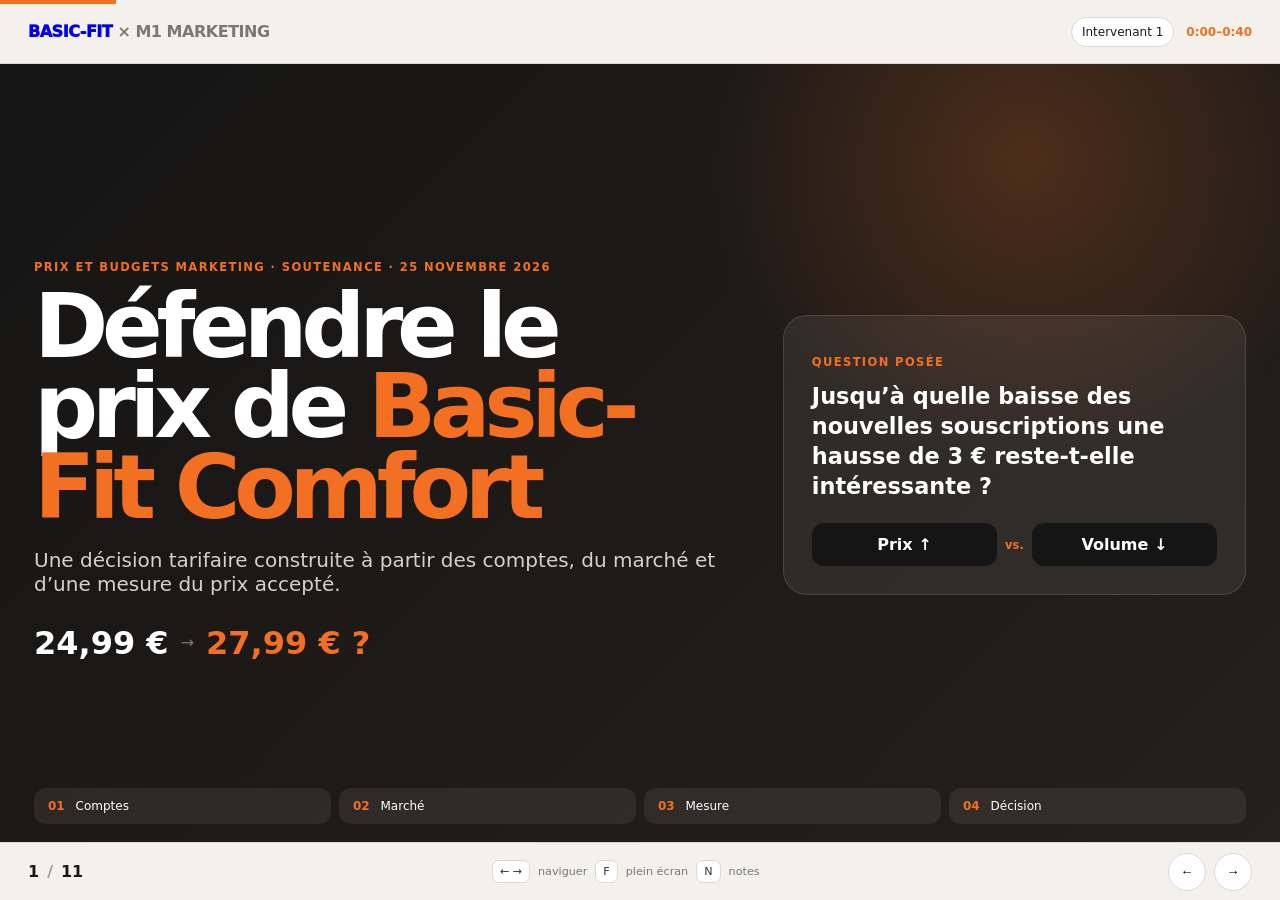
<file: soutenance/index.html>
<!doctype html>
<html lang="fr">
<head>
  <meta charset="utf-8">
  <meta name="viewport" content="width=device-width,initial-scale=1,viewport-fit=cover">
  <meta name="theme-color" content="#181818">
  <title>Soutenance — Basic-Fit Comfort</title>
  <link rel="stylesheet" href="styles.css">
</head>
<body>
<div class="deck">
  <div class="top-progress"><span id="progressBar"></span></div>
  <header class="deck-header">
    <a class="brand" href="../">BASIC-FIT <span>× M1 MARKETING</span></a>
    <div class="deck-meta"><span id="speakerLabel"></span><b id="timeLabel"></b></div>
  </header>

  <main class="slides">

    <section class="slide active slide-cover" data-speaker="Intervenant 1" data-time="0:00–0:40" data-note="Poser immédiatement la décision : peut-on augmenter Comfort de 3 € sans perdre trop de nouvelles souscriptions ?">
      <div class="slide-inner cover-grid">
        <div>
          <p class="eyebrow">Prix et budgets marketing · Soutenance · 25 novembre 2026</p>
          <h1>Défendre le prix de <span>Basic-Fit Comfort</span></h1>
          <p class="lead">Une décision tarifaire construite à partir des comptes, du marché et d’une mesure du prix accepté.</p>
          <div class="cover-tags"><span>24,99 €</span><i>→</i><span class="accent">27,99 € ?</span></div>
        </div>
        <aside class="question-card">
          <p class="mini">Question posée</p>
          <strong>Jusqu’à quelle baisse des nouvelles souscriptions une hausse de 3 € reste-t-elle intéressante ?</strong>
          <div class="equation"><span>Prix ↑</span><b>vs.</b><span>Volume ↓</span></div>
        </aside>
      </div>
      <div class="chapter-strip">
        <span><b>01</b> Comptes</span><span><b>02</b> Marché</span><span><b>03</b> Mesure</span><span><b>04</b> Décision</span>
      </div>
    </section>

    <section class="slide" data-speaker="Intervenant 1" data-time="0:40–2:10" data-note="Insister sur le contraste : forte activité, résultat final limité. Le prix est un levier seulement si le volume tient.">
      <div class="slide-inner">
        <div class="slide-title"><p class="kicker">01 · Ce que disent les comptes</p><h2>Une entreprise qui croît vite, mais dont le résultat final reste étroit.</h2></div>
        <div class="metric-grid four">
          <article class="metric dark"><span>CA 2025</span><strong>654 M€</strong><small>+14,3 % sur un an</small></article>
          <article class="metric"><span>EBE / EBITDA</span><strong>142 M€</strong><small>21,7 % du CA</small></article>
          <article class="metric"><span>Résultat d’exploitation</span><strong>20,8 M€</strong><small>3,2 % du CA</small></article>
          <article class="metric"><span>Résultat net</span><strong>3,82 M€</strong><small>≈ 0,6 % du CA</small></article>
        </div>
        <div class="split-bottom">
          <div class="growth-card">
            <div class="bars">
              <div><i style="--h:61%"></i><b>397</b><small>2022</small></div>
              <div><i style="--h:77%"></i><b>505</b><small>2023</small></div>
              <div><i style="--h:87%"></i><b>572</b><small>2024</small></div>
              <div class="active"><i style="--h:100%"></i><b>654</b><small>2025</small></div>
            </div>
            <p><strong>+64,7 %</strong> de CA entre 2022 et 2025.</p>
          </div>
          <div class="takeaway orange-soft"><span>Lecture</span><p>La hausse de prix peut améliorer le revenu par abonnement, <strong>mais une perte de volume trop forte annulerait ce gain.</strong></p></div>
        </div>
        <p class="source">Sources : Pappers — BASIC-FIT FRANCE, comptes 2022–2025 ; Basic-Fit Annual Report 2025. Consultés le 24/11/2026.</p>
      </div>
    </section>

    <section class="slide" data-speaker="Intervenant 2" data-time="2:10–3:30" data-note="Le benchmark indique un espace tarifaire, mais Porter rappelle que les clients peuvent facilement comparer et substituer l’offre.">
      <div class="slide-inner">
        <div class="slide-title"><p class="kicker">02 · Ce que dit le marché</p><h2>Basic-Fit est moins cher, mais le client a beaucoup d’alternatives.</h2></div>
        <div class="price-row">
          <article class="price featured"><span>Basic-Fit</span><strong>24,99 €</strong><small>Comfort / 4 sem.</small></article>
          <article class="price"><span>Keepcool</span><strong>29,99 €</strong><small>Access / 4 sem.</small></article>
          <article class="price"><span>Fitness Park</span><strong>30,00 €</strong><small>Classic / 4 sem.</small></article>
          <article class="price"><span>ON AIR</span><strong>31,96 €</strong><small>Entrée de gamme / 4 sem.</small></article>
        </div>
        <div class="market-bottom">
          <div class="porter-mini">
            <div><span class="pill high">Forte</span><b>Rivalité</b></div>
            <div><span class="pill very-high">Très forte</span><b>Substituts</b></div>
            <div><span class="pill high">Fort</span><b>Pouvoir clients</b></div>
            <div><span class="pill medium">Modérée</span><b>Nouveaux entrants</b></div>
            <div><span class="pill low">Faible → modéré</span><b>Fournisseurs</b></div>
          </div>
          <div class="takeaway dark-card"><span>Conclusion marché</span><p><strong>Un espace tarifaire existe.</strong> Mais la comparaison est facile et les substituts augmentent le risque de transfert.</p></div>
        </div>
        <p class="source">Tarifs : snapshot de l’étude au 01/10/2026. Porter : synthèse du groupe.</p>
      </div>
    </section>

    <section class="slide slide-dark" data-speaker="Intervenant 2" data-time="3:30–4:35" data-note="27,99 € n’est pas arbitraire : +3 €, sous le repère de 30 €, mais assez visible pour tester une réaction.">
      <div class="slide-inner">
        <div class="slide-title light"><p class="kicker">Pourquoi tester 27,99 € ?</p><h2>Un palier assez visible pour tester la réaction, sans rejoindre le repère de 30 €.</h2></div>
        <div class="price-path">
          <article><span>Référence</span><strong>24,99 €</strong><small>Comfort</small></article><i>→</i>
          <article class="tested"><span>Scénario</span><strong>27,99 €</strong><small>+3 € · ≈ +12 %</small></article><i>→</i>
          <article><span>Repère</span><strong>30,00 €</strong><small>Fitness Park Classic</small></article>
        </div>
        <div class="scenario-kpis">
          <div><strong>+39 €</strong><span>sur 52 semaines par souscription si le volume ne baisse pas</span></div>
          <div><strong>−10,72 %</strong><span>de volume : seuil de CA</span></div>
          <div><strong>?</strong><span>reste à savoir si les consommateurs acceptent ce niveau</span></div>
        </div>
        <p class="source source-dark">Calcul : 13 périodes de 4 semaines. Le seuil concerne le chiffre d’affaires, pas le profit.</p>
      </div>
    </section>

    <section class="slide" data-speaker="Intervenant 3" data-time="4:35–5:25" data-note="Le questionnaire sert à mesurer l’effet du +3 € sur l’intention et à situer la zone de prix acceptable.">
      <div class="slide-inner">
        <div class="slide-title"><p class="kicker">03 · Notre mesure</p><h2>Le questionnaire teste deux choses : la réaction au +3 € et le prix acceptable.</h2></div>
        <div class="method-cards">
          <article><span>Échantillon</span><strong>100</strong><p>18–29 ans · agglomération clermontoise</p></article>
          <article><span>Groupe A</span><strong>50</strong><p>Comfort affiché à 24,99 €</p></article>
          <article><span>Groupe B</span><strong>50</strong><p>Comfort affiché à 27,99 €</p></article>
          <article><span>Contrôle</span><strong>95 %</strong><p>prix correctement mémorisé</p></article>
        </div>
        <div class="method-flow">
          <div><b>1</b><span>Version du prix</span></div><i>→</i>
          <div><b>2</b><span>Intention</span></div><i>→</i>
          <div><b>3</b><span>Van Westendorp</span></div><i>→</i>
          <div><b>4</b><span>Valeur & contrôle</span></div>
        </div>
        <div class="takeaway orange-soft wide"><span>À quoi sert-il ?</span><p>Savoir si <strong>27,99 € dégrade l’envie de souscrire</strong> et repérer à partir de quel niveau le prix devient cher ou trop cher.</p></div>
        <p class="source">Base d’enquête du projet, n = 100, extraction du 24/11/2026.</p>
      </div>
    </section>

    <section class="slide" data-speaker="Intervenant 3" data-time="5:25–6:30" data-note="Parler d’intention déclarée, jamais de ventes réelles.">
      <div class="slide-inner">
        <div class="slide-title"><p class="kicker">Résultat A/B</p><h2>Le passage à 27,99 € dégrade nettement l’intention déclarée.</h2></div>
        <div class="ab-main">
          <div class="ab-bars">
            <article><div><span>24,99 €</span><strong>3,34 / 5</strong></div><div class="track"><i style="width:66.8%"></i></div><small>Intention moyenne</small></article>
            <article><div><span>27,99 €</span><strong>2,66 / 5</strong></div><div class="track"><i class="muted" style="width:53.2%"></i></div><small>Intention moyenne</small></article>
          </div>
          <div class="delta-panel"><span>Écart</span><strong>−0,68 pt</strong><p>sur une échelle de 1 à 5</p></div>
        </div>
        <div class="strong-intent">
          <div><span>Intentions fortes 4–5/5</span><strong>46 %</strong><small>à 24,99 €</small></div><i>→</i>
          <div><span>Intentions fortes 4–5/5</span><strong>20 %</strong><small>à 27,99 €</small></div>
        </div>
        <div class="warning-line"><b>Attention :</b> l’intention déclarée n’est pas une vente réelle. Elle indique une direction de réaction au prix.</div>
      </div>
    </section>

    <section class="slide" data-speaker="Intervenant 3" data-time="6:30–7:20" data-note="Van Westendorp donne une zone, pas un prix magique. 24,99 € est proche de la borne haute observée ; 27,99 € la dépasse.">
      <div class="slide-inner">
        <div class="slide-title"><p class="kicker">Prix psychologique · Van Westendorp</p><h2>La zone acceptable observée se concentre autour de 20–25 €.</h2></div>
        <div class="vw-layout">
          <div class="vw-chart-wrap"><svg id="vwChart" viewBox="0 0 720 360"></svg><div class="vw-axis"><span>10 €</span><span>20 €</span><span>30 €</span><span>40 €</span><span>45 €</span></div></div>
          <div class="vw-side">
            <div class="zone-card"><span>Zone acceptable</span><strong>≈ 20 → 25 €</strong><small>estimée sur les distributions empiriques</small></div>
            <div class="thresholds">
              <p><span>Trop bon marché</span><b>14,32 €</b></p>
              <p><span>Bonne affaire</span><b>20,30 €</b></p>
              <p><span>Cher</span><b>30,04 €</b></p>
              <p><span>Trop cher</span><b>39,56 €</b></p>
            </div>
          </div>
        </div>
        <div class="takeaway orange-soft wide"><span>Lecture</span><p>Avec notre convention étroite, la zone descriptive est d’environ <strong>21–25,5 €</strong>. 27,99 € est au-dessus, mais ce résultat reste exploratoire et ne prédit pas les ventes.</p></div>
      </div>
    </section>

    <section class="slide slide-decision" data-speaker="Intervenant 4" data-time="7:20–8:10" data-note="Trancher clairement : 24,99 € aujourd’hui, puis test d’un palier intermédiaire.">
      <div class="slide-inner decision-layout">
        <div>
          <p class="kicker">04 · Notre décision</p>
          <span class="decision-pill">Prix retenu aujourd’hui</span>
          <h2>24,99 €</h2>
          <p class="decision-lead">Nous ne recommandons pas de généraliser immédiatement 27,99 €.</p>
        </div>
        <div class="decision-logic">
          <article><b>Marché</b><span>Une marge tarifaire existe face aux concurrents.</span></article>
          <article><b>A/B</b><span>27,99 € dégrade l’intention déclarée.</span></article>
          <article><b>Van Westendorp</b><span>27,99 € est au-dessus de la zone descriptive obtenue avec notre convention étroite ; lecture exploratoire.</span></article>
          <article class="recommend"><b>Étape suivante</b><span>Tester <strong>25,99 € ou 26,99 €</strong> avec un groupe témoin.</span></article>
        </div>
      </div>
    </section>

    <section class="slide" data-speaker="Intervenant 4" data-time="8:10–9:20" data-note="10,72 % est un seuil d’indifférence de revenu récurrent entre les deux scénarios, pas un seuil de rentabilité globale.">
      <div class="slide-inner">
        <div class="slide-title"><p class="kicker">Ce que coûte une erreur</p><h2>À 27,99 €, le gain disparaît au-delà de −10,72 % de volume.</h2></div>
        <div class="risk-layout">
          <div class="formula-card">
            <span>Seuil d’indifférence de revenu</span>
            <div class="formula"><b>24,99</b><i>÷</i><b>27,99</b><i>=</i><strong>89,28 %</strong></div>
            <p>Il faut conserver au moins <strong>89,28 %</strong> des nouvelles souscriptions.</p>
            <div class="risk-number">Donc <strong>−10,72 %</strong> maximum</div>
          </div>
          <div class="risk-table">
            <div class="risk-row head"><span>Baisse volume</span><span>Écart de revenu HT / 52 sem.*</span></div>
            <div class="risk-row gain"><span>0 %</span><strong>+3 250,00 €</strong></div>
            <div class="risk-row gain"><span>−5 %</span><strong>+1 733,88 €</strong></div>
            <div class="risk-row gain"><span>−10 %</span><strong>+217,75 €</strong></div>
            <div class="risk-row break"><span>−10,72 %</span><strong>≈ 0 €</strong></div>
            <div class="risk-row loss"><span>−15 %</span><strong>−1 298,38 €</strong></div>
            <div class="risk-row loss"><span>−20 %</span><strong>−2 814,50 €</strong></div>
            <small>* Base normalisée de 100 nouvelles souscriptions · 13 périodes · montants HT · hors frais et autres revenus.</small>
          </div>
        </div>
        <div class="caveat"><b>Important :</b> 10,72 % est un seuil de revenu récurrent, pas le point mort de l’activité. L’interprétation en contribution suppose des coûts additionnels faibles ou inchangés.</div>
      </div>
    </section>

    <section class="slide slide-final" data-speaker="Tous / conclusion" data-time="9:20–10:00" data-note="Finir sur la décision puis rester sur cette slide pendant les questions.">
      <div class="slide-inner final-grid">
        <div>
          <p class="eyebrow">Décision finale</p>
          <h2>Le marché autorise l’idée d’une hausse.<br><span>La mesure ne valide pas 27,99 €.</span></h2>
          <p class="final-lead">Nous retenons <strong>24,99 € aujourd’hui</strong> et recommandons un test contrôlé d’un palier intermédiaire avant toute généralisation.</p>
        </div>
        <aside class="final-card"><span>À retenir</span><strong>24,99 €</strong><small>prix retenu</small><hr><strong>10,72 %</strong><small>seuil de baisse du volume pour conserver le revenu récurrent</small></aside>
      </div>
      <div class="final-actions"><button type="button" data-jump="appendix">Annexe chiffres / questions</button><a href="../">Ouvrir le dossier complet ↗</a></div>
    </section>

    <section class="slide appendix" id="appendix" data-speaker="Questions" data-time="2 min" data-note="Slide de secours pour les questions du professeur.">
      <div class="slide-inner">
        <div class="slide-title"><p class="kicker">Annexe · chiffres à maîtriser</p><h2>Les nombres que chacun doit savoir expliquer.</h2></div>
        <div class="memory-grid">
          <article><strong>24,99 €</strong><span>prix retenu</span></article>
          <article><strong>27,99 €</strong><span>scénario testé</span></article>
          <article><strong>654 M€</strong><span>CA 2025</span></article>
          <article><strong>3,82 M€</strong><span>résultat net 2025</span></article>
          <article><strong>3,34 / 5</strong><span>intention à 24,99 €</span></article>
          <article><strong>2,66 / 5</strong><span>intention à 27,99 €</span></article>
          <article><strong>≈ 21–25,5 €</strong><span>zone descriptive VW · convention étroite</span></article>
          <article><strong>10,72 %</strong><span>seuil de baisse du volume</span></article>
        </div>
        <div class="question-reminders">
          <p><b>Pourquoi 27,99 € ?</b> Scénario expérimental à +3 €, encore sous le repère concurrentiel de 30 € ; ce n’est pas un optimum démontré.</p>
          <p><b>Pourquoi ne pas le retenir ?</b> Les indicateurs déclaratifs sont moins favorables à 27,99 €, mais ils ne prédisent pas les ventes réelles.</p>
          <p><b>Que signifie 10,72 % ?</b> C’est le seuil d’indifférence de revenu récurrent entre 24,99 € et 27,99 €, à durée payée identique.</p>
          <p><b>Que mesure le questionnaire ?</b> Intention déclarée et acceptabilité, pas des ventes réelles.</p>
        </div>
        <button class="back-final" type="button" data-jump="final">← Retour à la conclusion</button>
      </div>
    </section>

  </main>

  <footer class="deck-controls">
    <div class="slide-count"><span id="currentSlide">1</span><i>/</i><span id="totalSlides">11</span></div>
    <div class="control-hint"><span>← →</span> naviguer <span>F</span> plein écran <span>N</span> notes</div>
    <div class="nav-buttons"><button id="prevBtn" type="button">←</button><button id="nextBtn" type="button">→</button></div>
  </footer>

  <aside class="speaker-notes" id="speakerNotes" aria-hidden="true"><span>Notes orateur</span><p id="noteText"></p></aside>
</div>
<script src="script.js"></script>
</body>
</html>
</file>
<file: styles.css>
:root{
  --bg:#f4f2ed;
  --paper:#ffffff;
  --ink:#181818;
  --muted:#6d6963;
  --line:#dedad2;
  --orange:#f36f21;
  --orange-2:#ff9a5b;
  --orange-soft:#fff0e7;
  --dark:#181818;
  --dark-2:#24201d;
  --green:#237a57;
  --green-soft:#eaf5ef;
  --red:#a33f25;
  --red-soft:#fff0eb;
  --yellow:#8a6a10;
  --yellow-soft:#fff7d8;
  --shadow:0 18px 55px rgba(35,29,24,.07);
  --radius:22px;
}
*{box-sizing:border-box}
html{scroll-behavior:smooth;scroll-padding-top:86px}
body{margin:0;background:var(--bg);color:var(--ink);font-family:Inter,ui-sans-serif,system-ui,-apple-system,BlinkMacSystemFont,"Segoe UI",sans-serif;line-height:1.55;-webkit-font-smoothing:antialiased}
a{color:inherit}
button,input{font:inherit}
img,svg{max-width:100%}
.wrap{width:min(1180px,calc(100% - 40px));margin:0 auto}

.scroll-progress{position:fixed;left:0;right:0;top:0;height:3px;z-index:80;background:transparent}
.scroll-progress span{display:block;height:100%;width:0;background:var(--orange)}

.topbar{position:sticky;top:0;z-index:70;background:rgba(244,242,237,.9);backdrop-filter:blur(18px);border-bottom:1px solid rgba(207,202,194,.8)}
.nav{min-height:70px;display:flex;align-items:center;gap:20px}
.brand{text-decoration:none;font-weight:950;letter-spacing:-.035em;white-space:nowrap}
.brand span{font-weight:650;color:#817b74}
.main-nav{margin-left:auto;display:flex;align-items:center;gap:4px}
.main-nav>a{padding:10px 11px;border-radius:10px;text-decoration:none;font-size:.8rem;font-weight:800;color:#57524c;transition:.18s ease}
.main-nav>a:hover,.main-nav>a:focus-visible{background:#fff;color:#111;outline:none}
.nav-cta{background:var(--dark)!important;color:#fff!important;padding:10px 14px!important;margin-left:4px}
.nav-cta:hover{background:var(--orange)!important}
.nav-toggle{display:none;margin-left:auto;border:0;background:none;padding:8px;cursor:pointer}
.nav-toggle span{display:block;width:24px;height:2px;background:#222;margin:5px 0;border-radius:2px}

.hero{padding:78px 0 0;background:
  radial-gradient(circle at 76% 12%,rgba(243,111,33,.26),transparent 28%),
  linear-gradient(135deg,#141414 0%,#221d19 62%,#2d211b 100%);
  color:#fff;overflow:hidden}
.hero-grid{display:grid;grid-template-columns:minmax(0,1.25fr) minmax(320px,.75fr);gap:56px;align-items:end;padding-bottom:56px}
.eyebrow,.section-kicker,.mini,.card-label{margin:0;text-transform:uppercase;letter-spacing:.12em;font-size:.69rem;font-weight:900;color:var(--orange)}
.hero h1{font-size:clamp(3.4rem,7.6vw,6.9rem);line-height:.91;letter-spacing:-.07em;margin:15px 0 22px;max-width:900px;text-wrap:balance}
.lead{font-size:clamp(1rem,1.8vw,1.24rem);color:#d2cec9;max-width:760px;margin:0}
.lead strong{color:#fff}
.hero-meta{display:flex;flex-wrap:wrap;gap:8px;margin-top:28px}
.hero-meta span{border:1px solid rgba(255,255,255,.13);background:rgba(255,255,255,.045);padding:9px 11px;border-radius:999px;font-size:.75rem;color:#aaa29c}
.hero-meta b{color:#fff;margin-left:5px}
.research-card{background:rgba(255,255,255,.065);border:1px solid rgba(255,255,255,.12);border-radius:22px;padding:25px;box-shadow:0 24px 60px rgba(0,0,0,.18)}
.problem{font-size:1.08rem;font-weight:750;line-height:1.42;margin:10px 0 22px}
.research-equation{display:grid;grid-template-columns:1fr auto 1fr;gap:8px;align-items:center;background:#121212;border-radius:14px;padding:12px;text-align:center;font-weight:900}
.research-equation span{background:#202020;padding:10px;border-radius:10px}
.research-equation i{font-size:.64rem;color:var(--orange);font-style:normal;text-transform:uppercase}
.journey{display:grid;grid-template-columns:repeat(4,1fr);background:#fff;color:#1a1a1a;border-radius:22px 22px 0 0;overflow:hidden;box-shadow:0 -12px 44px rgba(0,0,0,.12)}
.journey a{display:grid;grid-template-columns:36px 1fr;grid-template-rows:auto auto;text-decoration:none;padding:18px 20px;border-right:1px solid #ece8e2;transition:.18s ease}
.journey a:last-child{border-right:0}
.journey a:hover{background:var(--orange-soft)}
.journey span{grid-row:1/3;width:28px;height:28px;border-radius:50%;display:grid;place-items:center;background:#f2eee9;font-size:.65rem;font-weight:950;color:#8b8279}
.journey b{font-size:.87rem}
.journey small{font-size:.7rem;color:#817b74}

.section{padding:82px 0}
.section.soft{background:#fff}
.section-head{display:grid;grid-template-columns:minmax(0,1.05fr) minmax(280px,.7fr);gap:46px;align-items:end;margin-bottom:34px}
.section-head h2,.decision-head h2{font-size:clamp(2.45rem,5vw,4.6rem);line-height:.96;letter-spacing:-.06em;margin:10px 0 0;text-wrap:balance}
.section-head>p{color:#69645f;margin:0;max-width:520px}
.section-head.inverse>p{color:#b9b3ad}

.company-strip{display:grid;grid-template-columns:repeat(3,1fr);gap:10px;margin-bottom:18px}
.company-strip>div{padding:16px 18px;border:1px solid var(--line);background:#f9f8f5;border-radius:14px}
.company-strip span,.company-strip small{display:block;color:#77716b;font-size:.72rem}
.company-strip strong{display:block;margin:3px 0;font-size:.92rem}

.finance-grid{display:grid;grid-template-columns:1.25fr repeat(3,1fr);gap:12px}
.metric-card{background:#fff;border:1px solid var(--line);border-radius:18px;padding:22px;box-shadow:0 8px 25px rgba(30,25,20,.035)}
.metric-card span,.metric-card em{display:block;font-size:.72rem;color:#756f69;font-style:normal}
.metric-card strong{display:block;font-size:2rem;letter-spacing:-.045em;margin:8px 0 3px}
.primary-metric{background:var(--dark);color:#fff;border-color:#222}
.primary-metric span,.primary-metric em{color:#aaa49f}
.primary-metric strong{color:var(--orange)}
.source-line{font-size:.72rem;color:#78726c;margin:10px 0 0;line-height:1.45}
.source-line a{color:#8f4217;text-underline-offset:2px}
.finance-story{display:grid;grid-template-columns:1.2fr .8fr;gap:16px;margin-top:30px}
.trend-card,.investment-card{background:#fff;border:1px solid var(--line);border-radius:20px;padding:24px}
.revenue-bars{height:210px;display:grid;grid-template-columns:repeat(4,1fr);gap:12px;align-items:end;margin:18px 0 14px;padding-top:12px}
.revenue-bars div{height:100%;display:flex;flex-direction:column;justify-content:flex-end;align-items:center;gap:6px}
.revenue-bars span{width:58%;height:var(--h);min-height:30px;background:#d6d0c9;border-radius:8px 8px 3px 3px}
.revenue-bars .current span{background:linear-gradient(#ff9b5d,var(--orange))}
.revenue-bars b{font-size:.82rem}
.revenue-bars small{font-size:.68rem;color:#817b74}
.trend-card>p,.investment-card>p{color:#59544f;font-size:.9rem}
.investment-numbers{display:grid;gap:10px;margin:20px 0}
.investment-numbers div{background:#f5f2ed;border-radius:14px;padding:16px}
.investment-numbers strong{display:block;font-size:1.65rem;letter-spacing:-.04em}
.investment-numbers span{font-size:.76rem;color:#706a64}
.insight-banner{display:grid;grid-template-columns:auto 1fr;gap:18px;margin-top:18px;background:var(--orange-soft);border:1px solid #ffd2b6;border-radius:18px;padding:20px}
.insight-index{background:var(--orange);color:#fff;border-radius:999px;padding:6px 9px;height:max-content;font-size:.65rem;font-weight:900;text-transform:uppercase}
.insight-banner p{margin:3px 0 0;color:#624d40}

.market-definition{background:var(--dark);color:#fff;border-radius:24px;padding:28px;margin-bottom:38px;overflow:hidden;position:relative}
.market-definition:after{content:"";position:absolute;width:260px;height:260px;border:1px solid rgba(243,111,33,.22);border-radius:50%;right:-120px;top:-120px}
.market-definition>span{color:var(--orange);font-size:.68rem;text-transform:uppercase;letter-spacing:.12em;font-weight:900}
.market-definition>p{font-size:1.16rem;max-width:900px;margin:9px 0 22px;color:#ddd7d2}
.market-definition strong{color:#fff}
.market-circles{display:grid;grid-template-columns:repeat(3,1fr);gap:10px;position:relative;z-index:1}
.market-circles>div{background:#24211f;border:1px solid #37312d;border-radius:15px;padding:14px;display:grid;grid-template-columns:auto 1fr;grid-template-rows:auto auto;gap:2px 9px}
.market-circles i{grid-row:1/3;width:28px;height:28px;display:grid;place-items:center;border-radius:50%;background:rgba(243,111,33,.16);color:var(--orange);font-style:normal;font-size:.65rem;font-weight:900}
.market-circles b{font-size:.83rem}
.market-circles small{font-size:.68rem;color:#aaa29c}

.subsection-head{display:grid;grid-template-columns:minmax(0,1fr) minmax(250px,.6fr);gap:32px;align-items:end;margin:46px 0 20px}
.subsection-head h3{font-size:clamp(1.8rem,3.5vw,3rem);line-height:1;letter-spacing:-.05em;margin:8px 0 0}
.subsection-head>p{margin:0;color:#6e6862;font-size:.88rem}
.subsection-head.inverse h3{color:#fff}
.subsection-head.inverse>p{color:#bdb6b0}
.benchmark-grid{display:grid;grid-template-columns:repeat(4,1fr);gap:12px}
.price-card{background:#f8f6f2;border:1px solid var(--line);border-radius:18px;padding:18px;min-width:0}
.price-card.featured{background:var(--orange-soft);border-color:#ffc9aa}
.brand-chip{display:inline-block;background:#fff;border:1px solid #e6dfd8;border-radius:999px;padding:5px 8px;font-size:.66rem;font-weight:900;margin-bottom:16px}
.price-card>span{display:block;color:#746d67;font-size:.75rem}
.price-card>strong{display:inline-block;font-size:2rem;letter-spacing:-.055em;margin:3px 4px 0 0}
.price-card>small{font-size:.67rem;color:#817a74}
.price-card>p{font-size:.73rem;color:#6e6862;min-height:34px}
.price-card>em{display:block;font-style:normal;font-size:.68rem;font-weight:850;color:#9b4919}

.table-scroll{overflow:auto;border:1px solid var(--line);border-radius:16px;background:#fff;margin-top:18px}
table{border-collapse:collapse;width:100%;min-width:820px}
th,td{padding:14px 15px;border-bottom:1px solid #ece8e1;text-align:left;vertical-align:top}
th{background:#f5f3ef;font-size:.68rem;text-transform:uppercase;letter-spacing:.07em;color:#716b65}
td{font-size:.82rem}
tr:last-child td{border-bottom:0}
.focus-row td{background:#fff5ef}
.note{font-size:.72rem;color:#7c756f;line-height:1.5}
.evidence-drawer{margin-top:22px;border:1px solid var(--line);border-radius:17px;background:#f8f6f2;overflow:hidden}
.evidence-drawer summary{list-style:none;cursor:pointer;padding:16px 18px;display:flex;justify-content:space-between;gap:16px;font-weight:850}
.evidence-drawer summary::-webkit-details-marker{display:none}
.evidence-drawer summary small{color:#89827c;font-weight:500}
.evidence-grid{display:grid;grid-template-columns:repeat(4,1fr);gap:10px;padding:0 18px 18px}
.evidence-grid article{background:#fff;border:1px solid #e5e0d9;border-radius:13px;padding:14px}
.evidence-grid b,.evidence-grid strong,.evidence-grid span{display:block}
.evidence-grid strong{font-size:1.35rem;margin-top:9px}
.evidence-grid span{font-size:.65rem;color:#807970}
.evidence-grid p,.evidence-grid a{font-size:.7rem}
.evidence-grid a{color:#934619}
.evidence-drawer>.note{padding:0 18px 15px}

.channel-grid{display:grid;grid-template-columns:repeat(4,1fr);gap:12px}
.channel-grid article{border:1px solid var(--line);border-radius:17px;background:#fff;padding:17px}
.channel-brand{font-weight:950;margin-bottom:12px}
.channel-grid ul{padding-left:17px;margin:0 0 14px;color:#5f5954}
.channel-grid li{font-size:.76rem;margin:6px 0}
.channel-grid a{font-size:.66rem;color:#934619}
.substitute-lanes{display:grid;grid-template-columns:repeat(4,1fr);gap:10px}
.substitute-lanes article{background:#f7f5f1;border:1px solid var(--line);border-radius:16px;padding:17px}
.substitute-lanes span{font-size:.65rem;color:#9b4919;text-transform:uppercase;letter-spacing:.07em;font-weight:900}
.substitute-lanes b{display:block;margin:8px 0 4px;font-size:.85rem}
.substitute-lanes p{font-size:.75rem;color:#68615b;margin:0}

.porter-block{margin-top:48px;background:var(--dark);border-radius:26px;padding:30px}
.porter-block .subsection-head{margin-top:0}
.porter-grid{display:grid;grid-template-columns:repeat(5,1fr);gap:10px}
.porter-grid article{background:#222;border:1px solid #343434;border-radius:16px;padding:16px;color:#fff}
.porter-grid b{display:block;margin:12px 0 5px;font-size:.85rem}
.porter-grid p{font-size:.72rem;color:#aaa39d;margin:0}
.force{display:inline-block;padding:5px 8px;border-radius:999px;font-size:.61rem;font-weight:900;text-transform:uppercase}
.force.vhigh{background:#5e2617;color:#ffc2aa}
.force.high{background:#50301d;color:#ffc995}
.force.mid{background:#494018;color:#f6df80}
.force.low{background:#17392b;color:#a9e8c9}
.porter-conclusion{margin-top:12px;border-radius:14px;padding:16px;background:#2b241f;color:#fff;border:1px solid #453a32}
.porter-conclusion p{margin:3px 0 0;color:#c1bab4;font-size:.8rem}

.positioning{margin-top:50px}
.position-grid{display:grid;grid-template-columns:repeat(4,1fr);gap:10px}
.position-grid article{border:1px solid var(--line);border-radius:16px;padding:17px;background:#f8f6f2}
.position-grid article.basic{background:var(--orange-soft);border-color:#ffcdb0}
.position-grid span{font-size:.64rem;color:#9b4919;text-transform:uppercase;letter-spacing:.07em;font-weight:900}
.position-grid b{display:block;font-size:1.02rem;margin:8px 0}
.position-grid p{font-size:.74rem;color:#68615c;margin:0}

.scenario-section{background:linear-gradient(145deg,#171717,#211d1a);color:#fff}
.price-path{display:grid;grid-template-columns:1fr auto 1fr auto 1fr;gap:14px;align-items:stretch}
.price-path article{background:#222;border:1px solid #373737;border-radius:20px;padding:22px}
.price-path article.tested{background:linear-gradient(145deg,#30231b,#251f1b);border-color:rgba(243,111,33,.7)}
.price-path>i{display:grid;place-items:center;color:var(--orange);font-style:normal;font-size:1.5rem}
.price-path article>span{display:block;color:#918b85;font-size:.65rem;text-transform:uppercase;letter-spacing:.08em;font-weight:900}
.price-path strong{display:block;font-size:clamp(2.6rem,5vw,4.3rem);line-height:.92;letter-spacing:-.07em;margin:12px 0 7px}
.price-path .tested strong{color:var(--orange)}
.price-path b{font-size:.8rem}
.price-path p{color:#aaa39d;font-size:.76rem}
.scenario-points{display:grid;grid-template-columns:repeat(3,1fr);gap:10px;margin-top:14px}
.scenario-points div{background:#202020;border:1px solid #343434;border-radius:15px;padding:16px}
.scenario-points strong{display:block;color:var(--orange);font-size:1.35rem}
.scenario-points span{font-size:.72rem;color:#b0aaa4}
.dark-source{color:#8f8983}
.dark-source a{color:#f39a64}

.method-grid{display:grid;grid-template-columns:repeat(4,1fr);gap:10px}
.method-grid article{border:1px solid var(--line);background:#fff;border-radius:17px;padding:18px}
.method-grid span{display:block;font-size:.64rem;text-transform:uppercase;color:#827b75;letter-spacing:.08em;font-weight:900}
.method-grid strong{display:block;font-size:1.8rem;letter-spacing:-.05em;margin:5px 0}
.method-grid p{font-size:.72rem;color:#6d665f;margin:0}
.sample-row{display:grid;grid-template-columns:repeat(3,1fr);gap:10px;margin:20px 0 34px}
.sample-row>div{background:#f6f4ef;border-radius:14px;padding:14px}
.sample-row span,.sample-row small{display:block;font-size:.68rem;color:#7a736c}
.sample-row b{display:block;margin:3px 0;font-size:.86rem}

.results-grid{display:grid;grid-template-columns:1.2fr .8fr;gap:14px}
.ab-card,.perception-card{background:#fff;border:1px solid var(--line);border-radius:22px;padding:24px}
.result-head{display:flex;justify-content:space-between;gap:15px;align-items:start}
.result-head h3,.vw-copy h3,.secondary-results h3,.risk-intro h3{font-size:clamp(1.45rem,3vw,2.25rem);letter-spacing:-.045em;line-height:1.05;margin:7px 0 0}
.delta-badge{background:var(--red-soft);color:var(--red);border-radius:999px;padding:7px 10px;font-size:.76rem;font-weight:900;white-space:nowrap}
.intent-bars{display:grid;gap:12px;margin:24px 0}
.intent-bars>div{display:grid;grid-template-columns:70px 1fr 78px;gap:10px;align-items:center;font-size:.74rem}
.intent-track{height:12px;background:#e9e5de;border-radius:999px;overflow:hidden}
.intent-track i{display:block;height:100%;background:var(--orange);border-radius:999px}
.intent-track .muted-bar{background:#8b847e}
.intent-bars strong{text-align:right}
.conversion-signal{display:grid;grid-template-columns:1fr auto 1fr;gap:10px;align-items:center;background:#f6f3ee;border-radius:16px;padding:15px}
.conversion-signal>div{display:grid}
.conversion-signal span,.conversion-signal small{font-size:.67rem;color:#77706a}
.conversion-signal strong{font-size:1.7rem;letter-spacing:-.04em}
.conversion-signal i{font-style:normal;color:var(--orange);font-weight:900}
.interpretation{font-size:.78rem;color:#625c56;margin:18px 0 0}
.compare-list{display:grid;gap:10px;margin-top:22px}
.compare-list>div{display:grid;grid-template-columns:1fr auto 22px auto;gap:8px;align-items:center;border-bottom:1px solid #eee9e3;padding-bottom:10px}
.compare-list span{font-size:.72rem;color:#665f59}
.compare-list b{font-size:.74rem;color:#9c4918}
.compare-list b.b{color:#68615c}
.compare-list i{height:1px;background:#ddd7cf}

.vw-block{display:grid;grid-template-columns:.75fr 1.25fr;gap:18px;margin-top:38px;align-items:stretch}
.vw-copy,.vw-chart-card{border:1px solid var(--line);border-radius:22px;background:#fff;padding:24px}
.vw-copy>p{font-size:.8rem;color:#655f59}
.vw-kpis{display:grid;grid-template-columns:1fr 1fr;gap:8px;margin:18px 0}
.vw-kpis>div{background:#f6f3ee;border-radius:12px;padding:11px}
.vw-kpis span,.vw-kpis small{display:block;font-size:.64rem;color:#7c756f}
.vw-kpis strong{display:block;margin:2px 0;font-size:1rem}
.vw-zone{background:var(--dark);color:#fff;border-radius:16px;padding:16px;margin-top:14px}
.vw-zone span{font-size:.66rem;color:#a9a19b;text-transform:uppercase;letter-spacing:.08em}
.vw-zone strong{display:block;color:var(--orange);font-size:1.55rem;margin:4px 0}
.vw-zone p{font-size:.67rem;color:#aaa39d;margin:0}
.chart-top{display:flex;justify-content:space-between;gap:14px;align-items:start;font-size:.66rem;color:#7b746e}
.chart-legend{display:flex;gap:9px;flex-wrap:wrap;justify-content:flex-end}
.chart-legend i{width:10px;height:3px;border-radius:2px;display:inline-block;margin-right:3px;vertical-align:middle}
.chart-legend .l1{background:#d87b45}.chart-legend .l2{background:#e3aa2c}.chart-legend .l3{background:#4a7188}.chart-legend .l4{background:#943d31}
#vwChart{width:100%;height:auto;display:block;margin-top:8px}
.chart-axis{display:flex;justify-content:space-between;color:#8b847d;font-size:.65rem;padding:0 14px}
.secondary-results{display:grid;grid-template-columns:1fr 1fr;gap:14px;margin-top:18px}
.secondary-results>article{background:#fff;border:1px solid var(--line);border-radius:20px;padding:22px}
.donut-row{display:grid;grid-template-columns:128px 1fr;gap:18px;align-items:center;margin-top:20px}
.donut{width:116px;height:116px;border-radius:50%;background:conic-gradient(#2d2d2d 0 53%,var(--orange) 53% 77%,#cfc9c2 77% 100%);position:relative}
.donut:after{content:"";position:absolute;inset:24px;background:#fff;border-radius:50%}
.donut-labels{display:grid;gap:8px}
.donut-labels span{font-size:.72rem;color:#655e58}
.donut-labels i{display:inline-block;width:8px;height:8px;border-radius:50%;margin-right:7px}.donut-labels .no{background:#2d2d2d}.donut-labels .yes{background:var(--orange)}.donut-labels .none{background:#cfc9c2}
.synthesis-card ol{padding-left:19px;margin-bottom:0}
.synthesis-card li{font-size:.76rem;margin:9px 0;color:#615b55}
.survey-links{display:grid;grid-template-columns:1fr 1fr;gap:10px;margin-top:18px}
.survey-links a{display:grid;grid-template-columns:1fr auto;grid-template-rows:auto auto;align-items:center;text-decoration:none;border-radius:16px;background:var(--dark);color:#fff;padding:16px 18px}
.survey-links span{font-size:.63rem;color:#a8a19a;text-transform:uppercase;letter-spacing:.08em}
.survey-links b{font-size:.9rem}
.survey-links i{grid-row:1/3;grid-column:2;font-style:normal;color:var(--orange);font-size:1.2rem}

.decision-section{background:#fff}
.decision-head{background:linear-gradient(145deg,#171717,#251e1a);color:#fff;border-radius:28px;padding:32px;margin-bottom:16px}
.decision-grid{display:grid;grid-template-columns:1.2fr .8fr;gap:34px;align-items:end}
.decision-head h2{margin-top:12px}
.decision-head p{color:#c9c2bc}
.verdict{display:inline-block;background:var(--orange);color:#fff;padding:6px 9px;border-radius:999px;font-size:.64rem;font-weight:900;text-transform:uppercase}
.decision-grid aside{background:#2a2521;border:1px solid #3a332e;border-radius:18px;padding:20px}
.decision-grid aside span{font-size:.65rem;color:#a59e98;text-transform:uppercase;letter-spacing:.08em}
.decision-grid aside strong{display:block;color:var(--orange);font-size:1.65rem;margin:7px 0}
.decision-grid aside p{font-size:.75rem;margin:0}
.decision-reasons{display:grid;grid-template-columns:repeat(4,1fr);gap:10px}
.decision-reasons article{background:#f7f5f1;border:1px solid var(--line);border-radius:16px;padding:17px}
.decision-reasons span{width:28px;height:28px;display:grid;place-items:center;background:var(--orange-soft);border-radius:50%;color:#9c4918;font-size:.65rem;font-weight:900}
.decision-reasons b{display:block;margin:11px 0 4px}
.decision-reasons p{font-size:.73rem;color:#67615b;margin:0}
.risk-block{display:grid;grid-template-columns:.72fr 1.28fr;gap:18px;margin-top:38px}
.risk-intro{background:#f4f1eb;border-radius:22px;padding:24px}
.risk-intro>p{font-size:.8rem;color:#615b55}
.formula{display:grid;grid-template-columns:auto auto auto auto auto;gap:8px;align-items:center;background:#fff;border:1px solid var(--line);border-radius:14px;padding:14px;margin:18px 0;font-weight:900;font-size:.82rem}
.formula strong{color:var(--orange);font-size:1rem}
.risk-table-wrap{min-width:0}
.risk-table-title{display:flex;justify-content:space-between;gap:15px;margin-bottom:8px;font-size:.72rem}
.risk-table-title b{color:#807970;font-weight:600}
.risk-table td.gain{color:var(--green);font-weight:900}
.risk-table td.loss{color:var(--red);font-weight:900}
.break-even td{background:var(--orange-soft);font-weight:900}
.profit-caveat{display:grid;grid-template-columns:.8fr 1.2fr;gap:24px;align-items:center;border:1px solid #edcf72;background:var(--yellow-soft);border-radius:17px;padding:18px;margin-top:18px}
.profit-caveat span{display:block;font-size:.64rem;text-transform:uppercase;color:#7a651c;font-weight:900}
.profit-caveat strong{font-size:1.05rem}
.profit-caveat p{font-size:.74rem;color:#625521;margin:0}
.final-takeaway{display:grid;grid-template-columns:auto 1fr;gap:16px;background:var(--orange);color:#171717;border-radius:20px;padding:22px;margin-top:18px}
.final-takeaway span{background:#171717;color:#fff;border-radius:999px;padding:6px 9px;height:max-content;font-size:.63rem;text-transform:uppercase;font-weight:900}
.final-takeaway p{margin:0;font-size:1rem}

.sources-section{background:#f3f1ec}
.source-policy{display:grid;grid-template-columns:repeat(3,1fr);gap:10px;margin-bottom:18px}
.source-policy>div{background:#fff;border:1px solid var(--line);border-radius:14px;padding:14px;display:grid;grid-template-columns:auto 1fr;grid-template-rows:auto auto;gap:2px 9px}
.source-policy span{grid-row:1/3;width:26px;height:26px;display:grid;place-items:center;border-radius:50%;background:#eee9e3;font-size:.65rem;font-weight:900}
.source-policy b{font-size:.78rem}
.source-policy p{font-size:.68rem;color:#79726c;margin:0}
.sources-list{border:1px solid var(--line);border-radius:17px;overflow:hidden;background:#fff}
.sources-list>div{display:grid;grid-template-columns:280px 1fr 180px;gap:16px;align-items:center;padding:12px 15px;border-bottom:1px solid #eeeae4;font-size:.76rem}
.sources-list>div:last-child{border-bottom:0}
.sources-list span{font-weight:800}
.sources-list a{color:#934619;overflow-wrap:anywhere}
.sources-list small{color:#817a73;text-align:right}
.method-note{display:grid;grid-template-columns:auto 1fr;gap:14px;background:#fff7d8;border:1px solid #eedf9c;border-radius:15px;padding:16px;margin-top:16px}
.method-note p{margin:0;font-size:.74rem;color:#665b2d}

footer{padding:30px 0;border-top:1px solid var(--line);background:#eae7e1}
.footer-grid{display:flex;justify-content:space-between;gap:24px;color:#555}
.footer-grid p{margin:3px 0 0;font-size:.72rem}
.footer-grid>div:last-child{text-align:right}

@media(max-width:1080px){
  .hero-grid,.section-head,.finance-story,.vw-block,.decision-grid,.risk-block{grid-template-columns:1fr}
  .hero-grid{gap:28px}
  .research-card{max-width:760px}
  .finance-grid{grid-template-columns:repeat(2,1fr)}
  .benchmark-grid,.channel-grid,.substitute-lanes,.position-grid,.decision-reasons{grid-template-columns:repeat(2,1fr)}
  .porter-grid{grid-template-columns:repeat(2,1fr)}
  .evidence-grid{grid-template-columns:repeat(2,1fr)}
}
@media(max-width:900px){
  .nav-toggle{display:block}
  .main-nav{position:absolute;display:none;top:calc(100% + 1px);left:20px;right:20px;flex-direction:column;align-items:stretch;background:#fff;border:1px solid var(--line);border-radius:16px;padding:9px;box-shadow:var(--shadow)}
  .main-nav.is-open{display:flex}
  .main-nav>a{padding:12px 13px}
  .nav-cta{margin-left:0}
  .journey{grid-template-columns:repeat(2,1fr)}
  .journey a:nth-child(2){border-right:0}
  .journey a:nth-child(-n+2){border-bottom:1px solid #ece8e2}
  .method-grid{grid-template-columns:repeat(2,1fr)}
  .results-grid,.secondary-results{grid-template-columns:1fr}
  .price-path{grid-template-columns:1fr}
  .price-path>i{transform:rotate(90deg);min-height:18px}
  .scenario-points{grid-template-columns:1fr}
  .sample-row{grid-template-columns:1fr}
  .source-policy{grid-template-columns:1fr}
  .sources-list>div{grid-template-columns:1fr;gap:2px}
  .sources-list small{text-align:left}
  .profit-caveat{grid-template-columns:1fr}
}
@media(max-width:680px){
  .wrap{width:min(100% - 20px,1180px)}
  .section{padding:58px 0}
  .hero{padding-top:54px}
  .hero h1{font-size:clamp(3rem,14vw,4.8rem)}
  .hero-grid{padding-bottom:38px}
  .hero-meta{display:grid}
  .journey{border-radius:16px 16px 0 0}
  .journey a{padding:14px 13px}
  .journey small{display:none}
  .finance-grid,.benchmark-grid,.channel-grid,.substitute-lanes,.position-grid,.decision-reasons,.porter-grid,.evidence-grid{grid-template-columns:1fr}
  .company-strip{grid-template-columns:1fr}
  .market-circles{grid-template-columns:1fr}
  .subsection-head{grid-template-columns:1fr;gap:8px;margin-top:36px}
  .porter-block{padding:20px 15px;border-radius:20px}
  .method-grid{grid-template-columns:1fr 1fr}
  .ab-card,.perception-card,.vw-copy,.vw-chart-card{padding:18px}
  .conversion-signal{grid-template-columns:1fr}
  .conversion-signal>i{transform:rotate(90deg);justify-self:start}
  .vw-kpis{grid-template-columns:1fr 1fr}
  .chart-top{display:block}
  .chart-legend{justify-content:flex-start;margin-top:7px}
  .donut-row{grid-template-columns:1fr}
  .survey-links{grid-template-columns:1fr}
  .decision-head{padding:22px 18px;border-radius:22px}
  .formula{grid-template-columns:1fr;text-align:center}
  .risk-table-title{display:block}
  .final-takeaway{grid-template-columns:1fr}
  .footer-grid{display:grid}
  .footer-grid>div:last-child{text-align:left}
}
@media(max-width:430px){
  .brand span{display:none}
  .main-nav{left:10px;right:10px}
  .journey{grid-template-columns:1fr}
  .journey a{border-right:0!important;border-bottom:1px solid #ece8e2!important}
  .journey a:last-child{border-bottom:0!important}
  .method-grid{grid-template-columns:1fr}
  .vw-kpis{grid-template-columns:1fr}
  .intent-bars>div{grid-template-columns:62px 1fr 68px}
}
@media print{
  .topbar,.scroll-progress,.survey-links{display:none!important}
  body{background:#fff}
  .section{padding:36px 0}
  .hero{background:#fff;color:#111;padding-top:30px}
  .hero .lead,.hero-meta span,.research-card{color:#333}
  .research-card{background:#fff;border:1px solid #ccc}
  .journey{box-shadow:none;border:1px solid #ddd}
  .scenario-section,.porter-block,.decision-head{background:#fff!important;color:#111!important;border:1px solid #ddd}
  .section-head.inverse>p,.porter-grid p,.dark-source,.decision-head p{color:#555!important}
}


/* --- Decision-led UX additions --- */
.decision-label{
  display:inline-block;
  margin:0 0 8px;
  padding:7px 10px;
  border-radius:999px;
  background:rgba(243,111,33,.14);
  color:var(--orange);
  font-size:.68rem;
  font-weight:900;
  text-transform:uppercase;
  letter-spacing:.12em
}
.research-note{
  margin:14px 0 0;
  color:#bdb6b0;
  font-size:.76rem;
  line-height:1.5
}
.journey{
  grid-template-columns:repeat(5,1fr)
}
.simple-math{
  margin:22px 0 0;
  display:grid;
  grid-template-columns:1fr auto auto;
  gap:9px 12px;
  align-items:center;
  padding:18px;
  border-radius:18px;
  background:#111;
  border:1px solid #2c2c2c
}
.simple-math span{color:#d5d0cb;font-size:.9rem}
.simple-math b{color:#777}
.simple-math strong{color:#fff;font-size:1.05rem}
.simple-math i{
  grid-column:1/-1;
  color:var(--orange);
  font-style:normal;
  font-size:.64rem;
  text-transform:uppercase;
  letter-spacing:.1em;
  font-weight:900
}
.threshold-card{
  outline:2px solid var(--orange);
  outline-offset:-2px
}
.secondary-drawer{margin-top:24px}
.secondary-drawer .drawer-content{padding:0 18px 18px}
.secondary-drawer .drawer-content .subsection-head:first-child{margin-top:18px}
.scenario-section .risk-block{
  margin-top:26px;
  background:#f7f3ee;
  color:#181818;
  border:1px solid #e5ded4
}
.scenario-section .risk-block .mini,
.scenario-section .risk-block p{color:#4d4742}
.scenario-section .risk-table-wrap{background:#fff}
.scenario-section .profit-caveat{
  margin-top:18px;
  background:#fff;
  color:#181818
}
.section-head h2{max-width:18ch}
.decision-head h2{max-width:16ch}
@media(max-width:980px){
  .journey{grid-template-columns:repeat(2,1fr)}
  .journey a:last-child{grid-column:1/-1}
}
@media(max-width:720px){
  .journey{grid-template-columns:1fr}
  .journey a:last-child{grid-column:auto}
  .simple-math{grid-template-columns:1fr auto auto}
  .simple-math span{font-size:.8rem}
  .hero h1{font-size:clamp(2.7rem,13vw,4.8rem)}
  .research-card{margin-top:8px}
}


/* --- Justification du scénario 27,99 € --- */
.choice-rationale{
  margin:0 0 28px;
  padding:24px;
  border-radius:22px;
  background:#fff;
  color:var(--ink);
  border:1px solid #e4ddd5;
  box-shadow:var(--shadow)
}
.choice-rationale-head{max-width:820px}
.choice-rationale-head h3{
  margin:7px 0 8px;
  font-size:clamp(1.8rem,3.4vw,3rem);
  line-height:1;
  letter-spacing:-.045em
}
.choice-rationale-head>p:last-child{
  margin:0;
  color:#625c56
}
.choice-rationale-grid{
  display:grid;
  grid-template-columns:repeat(3,1fr);
  gap:12px;
  margin-top:22px
}
.choice-rationale-grid article{
  background:#f7f4ef;
  border:1px solid #e5dfd7;
  border-radius:16px;
  padding:18px
}
.choice-rationale-grid article>span{
  display:block;
  font-size:.65rem;
  font-weight:900;
  text-transform:uppercase;
  letter-spacing:.08em;
  color:#8b8178
}
.choice-rationale-grid article>strong{
  display:block;
  margin:8px 0 4px;
  font-size:2rem;
  letter-spacing:-.045em
}
.choice-rationale-grid article>p{
  margin:0;
  font-size:.8rem;
  color:#625c56
}
.choice-rationale-grid .choice-focus{
  background:var(--orange-soft);
  border-color:#ffc9aa
}
.choice-rationale-grid .choice-focus>strong{color:#b84e10}
.choice-rationale-note{
  margin-top:14px;
  padding:16px 18px;
  border-left:4px solid var(--orange);
  background:#181818;
  color:#fff;
  border-radius:12px
}
.choice-rationale-note strong{display:block;margin-bottom:4px}
.choice-rationale-note p{margin:0;color:#c9c3be;font-size:.82rem}
@media(max-width:760px){
  .choice-rationale-grid{grid-template-columns:1fr}
}


/* --- Arbitrage économique / commercial --- */
.arbitrage-grid{
  display:grid;
  grid-template-columns:1fr auto 1fr;
  gap:14px;
  align-items:stretch;
  margin:20px 0 12px
}
.arbitrage-card{
  border-radius:20px;
  padding:22px;
  border:1px solid var(--line);
  background:#f7f5f1
}
.arbitrage-card span{
  display:block;
  font-size:.66rem;
  font-weight:900;
  letter-spacing:.08em;
  text-transform:uppercase;
  color:#7d756e
}
.arbitrage-card strong{
  display:block;
  margin:8px 0 7px;
  font-size:clamp(1.45rem,3vw,2.25rem);
  line-height:1.02;
  letter-spacing:-.045em
}
.arbitrage-card p{margin:0;font-size:.76rem;color:#625c56}
.arbitrage-card.economic{
  background:#edf7f1;
  border-color:#c8e4d2
}
.arbitrage-card.economic strong{color:#1f6a45}
.arbitrage-card.commercial{
  background:#fff3eb;
  border-color:#f4cfb7
}
.arbitrage-card.commercial strong{color:#a94b16}
.arbitrage-vs{
  align-self:center;
  width:42px;height:42px;
  display:grid;place-items:center;
  border-radius:50%;
  background:#181818;
  color:#fff;
  font-size:.7rem;
  font-weight:900
}
.arbitrage-answer{
  display:grid;
  grid-template-columns:auto 1fr;
  gap:14px;
  align-items:start;
  margin-bottom:18px;
  padding:18px 20px;
  border-radius:16px;
  background:#181818;
  color:#fff
}
.arbitrage-answer span{
  display:inline-block;
  padding:5px 8px;
  border-radius:999px;
  background:var(--orange);
  color:#fff;
  font-size:.63rem;
  font-weight:900;
  text-transform:uppercase
}
.arbitrage-answer p{margin:0;color:#d6d0ca;font-size:.82rem}
.arbitrage-answer strong{color:#fff}
@media(max-width:760px){
  .arbitrage-grid{grid-template-columns:1fr}
  .arbitrage-vs{justify-self:center}
  .arbitrage-answer{grid-template-columns:1fr}
}


/* Premier écran : hiérarchie et espacement pour la soutenance. */
@media screen {
  .topbar .nav{min-height:76px;gap:24px}
  .topbar .main-nav{gap:8px}
  .topbar .main-nav>a{padding:11px 10px;font-size:.82rem;white-space:nowrap}
  .hero{padding:44px 0 28px}
  .hero-grid{grid-template-columns:minmax(0,1.15fr) minmax(0,1fr);gap:64px;align-items:center;padding-bottom:32px}
  .hero-copy,.hero .research-card{min-width:0}
  .hero .eyebrow{max-width:62ch;font-size:.7rem;line-height:1.65;letter-spacing:.09em;margin-bottom:16px}
  .hero .decision-label{margin:0;padding:6px 10px;font-size:.68rem}
  .hero h1{font-size:clamp(2.4rem,5.6vw,5rem);line-height:1.06;letter-spacing:-.045em;max-width:14ch;margin:16px 0 20px;text-wrap:balance;overflow-wrap:normal}
  .hero .lead{max-width:46ch;font-size:1.05rem;line-height:1.6}
  .hero-meta{gap:8px;margin-top:22px}
  .hero-meta span{font-size:.78rem;padding:8px 10px;color:#c9c1b9;border-radius:12px}
  .hero-meta b{display:block;margin-left:0;white-space:nowrap}
  .hero .research-card{max-width:none;margin:0;padding:28px;background:rgba(255,255,255,.065)}
  .hero .problem{font-size:1.08rem;line-height:1.6;margin:14px 0 24px;font-weight:650}
  .hero .research-equation{grid-template-columns:minmax(0,1fr) auto minmax(0,1fr);gap:10px;padding:12px;font-size:.88rem;line-height:1.45}
  .hero .research-equation span{padding:10px 6px}
  .hero .research-equation i{font-size:1.1rem}
  .hero .research-note{margin-top:16px;font-size:.88rem;line-height:1.6;color:#c9c1b9}
  .hero .journey{grid-template-columns:repeat(5,minmax(0,1fr));gap:10px;background:transparent;box-shadow:none;border-radius:0;overflow:visible}
  .hero .journey a{grid-template-columns:28px minmax(0,1fr);gap:4px 10px;align-content:start;padding:16px 14px;border:1px solid #dedad2!important;border-radius:14px;background:var(--bg)}
  .hero .journey a:last-child{grid-column:auto}
  .hero .journey a:hover{background:var(--orange-soft)}
  .hero .journey a:focus-visible{outline:3px solid var(--orange);outline-offset:3px}
  .hero .journey span{font-size:.75rem;background:#e9e3da;color:#635b52}
  .hero .journey b{font-size:.94rem;line-height:1.5}
  .hero .journey small{display:block;font-size:.8rem;line-height:1.5;color:#68615a;grid-column:2}
}
@media screen and (min-width:901px) and (max-width:1150px){
  .topbar .nav{flex-wrap:wrap;gap:4px;padding:10px 0}
  .topbar .main-nav{width:100%;justify-content:space-between;margin-left:0;gap:4px}
}
@media screen and (max-width:1100px){
  .hero-grid{grid-template-columns:1fr;gap:28px}
  .hero h1{font-size:clamp(2.4rem,5.6vw,4rem);max-width:22ch}
  .hero .lead{max-width:60ch}
  .hero .research-card{max-width:760px}
  .hero .journey{grid-template-columns:repeat(3,minmax(0,1fr))}
}
@media screen and (max-width:900px){
  .topbar .nav{min-height:68px}
  .topbar .main-nav{gap:4px;max-height:calc(100dvh - 88px);overflow-y:auto}
  .topbar .main-nav>a{padding:12px 13px}
  .hero{padding:32px 0 24px}
}
@media screen and (max-width:680px){
  .hero>.wrap{width:calc(100% - 32px)}
  .hero h1{font-size:clamp(2.2rem,8.5vw,3.4rem);max-width:18ch;line-height:1.1}
  .hero-grid{padding-bottom:24px;gap:24px}
  .hero .eyebrow{font-size:.65rem}
  .hero .lead{font-size:1rem}
  .hero-meta{display:flex}
  .hero .research-card{padding:22px}
  .hero .problem{font-size:1rem}
  .hero .journey{grid-template-columns:repeat(2,minmax(0,1fr))}
  .hero .journey a{grid-template-columns:1fr;padding:14px;gap:6px}
  .hero .journey span{grid-row:auto}
  .hero .journey small{grid-column:1}
  .hero .journey a:last-child{grid-column:1/-1}
}
@media screen and (max-width:360px){
  .hero .research-equation{grid-template-columns:1fr}
}

/* Lecture rapide et outils de décision */
.skip-link{position:fixed;top:8px;left:8px;transform:translateY(-150%);z-index:100;background:#fff;color:#181818;padding:12px;border-radius:8px}.skip-link:focus{transform:none}
.hero{padding-top:48px}.hero-grid{gap:36px;padding-bottom:28px;align-items:center}.hero h1{font-size:clamp(2.6rem,5.3vw,4.8rem);line-height:1.02;letter-spacing:-.055em}.hero-meta{margin-top:18px}
.executive{padding:0 0 24px}.executive-grid{display:grid;grid-template-columns:repeat(4,minmax(0,1fr));gap:10px;margin-top:12px}.executive-grid>div{background:#292522;border:1px solid #504039;border-radius:14px;padding:16px;min-width:0}.executive-grid span,.executive-grid small{display:block;color:#ddd2ca;font-size:.78rem}.executive-grid strong{display:block;font-size:clamp(1.1rem,2.2vw,1.75rem);line-height:1.15;margin:6px 0 8px;letter-spacing:-.04em}.executive-grid .exec-decision{background:#f36f21;color:#181818;border-color:#f36f21}.exec-decision span,.exec-decision small{color:#302016}.exec-source{font-size:.74rem;color:#d7c9c0;margin:12px 0 0}.exec-source a{font-weight:800;color:#fff}
.section{padding:58px 0}.section-head{gap:24px;align-items:start;margin-bottom:26px}.section-head h2,.decision-head h2{font-size:clamp(2rem,4vw,3.5rem);line-height:1.06;letter-spacing:-.045em}.section-head>p{line-height:1.6}.subsection-head h3{line-height:1.18}.source-line,.note{overflow-wrap:anywhere}.main-nav>a.active{background:#ffeadb;color:#7d3100}.main-nav>a:focus-visible,button:focus-visible,input:focus-visible,select:focus-visible,summary:focus-visible{outline:3px solid #d65c13;outline-offset:3px}
.interactive-sim{margin:24px 0;padding:24px;background:#fff;color:#181818;border:1px solid #ddd7cf;border-radius:18px}.interactive-sim h3{font-size:clamp(1.35rem,3vw,2rem);line-height:1.15;margin:8px 0}.interactive-sim>p{margin:8px 0 16px}.sim-controls,.sim-results{display:grid;grid-template-columns:repeat(2,minmax(0,1fr));gap:12px}.sim-controls label{display:flex;flex-direction:column;gap:8px;background:#f6f4ef;padding:14px;border-radius:10px;font-weight:700;font-size:.9rem}.sim-controls output{font-size:1.25rem;color:#222;font-weight:850}.sim-controls input{width:100%;accent-color:#df6016}.sim-controls select{width:100%;background:#fff;color:#181818;padding:8px;border:1px solid #c9c4bb;border-radius:7px}.sim-results{grid-template-columns:repeat(3,minmax(0,1fr));margin-top:16px}.sim-results>div{border:1px solid #ddd7cf;border-radius:10px;padding:14px}.sim-results span{display:block;font-size:.75rem;color:#625d56}.sim-results strong{display:block;font-size:clamp(1rem,2.5vw,1.7rem);letter-spacing:-.03em;margin:4px 0}.sim-verdict{font-weight:800}.sim-positive{color:#146747}.sim-negative{color:#a33f25}.interactive-sim .note{color:#5e5953;font-size:.8rem}.table-scroll{overflow-x:auto}
@media(max-width:760px){.hero{padding-top:32px}.hero-grid{gap:20px}.executive-grid{grid-template-columns:repeat(2,minmax(0,1fr))}.executive-grid>div{padding:12px}.section{padding:38px 0}.section-head{grid-template-columns:1fr;gap:12px}.sim-results{grid-template-columns:1fr}.interactive-sim{padding:16px}.sim-controls{grid-template-columns:1fr}.hero h1{font-size:clamp(2.2rem,8vw,3.5rem)}}
@media(prefers-reduced-motion:reduce){html{scroll-behavior:auto}*{animation:none!important;transition:none!important}}

/* Nouvelle interface : espace de lecture par chapitre */
:root{--bg:#f5f6f8;--paper:#fff;--ink:#19212d;--muted:#5f6875;--line:#dce1e8;--orange:#e96319;--dark:#17212d;--radius:16px}
body{background:var(--bg);color:var(--ink)}.topbar{background:#fff;border-bottom:1px solid var(--line);backdrop-filter:none}.topbar .nav{width:calc(100% - 48px);min-height:64px}.brand{color:#17212d}.main-nav>a{color:#4b5563}.chapter-rail{display:none}
body.chapter-mode .chapter-rail{display:flex;flex-direction:column;gap:5px;position:fixed;top:65px;bottom:0;left:0;width:252px;padding:24px 14px;background:#fff;border-right:1px solid var(--line);overflow:auto;z-index:50}
body.chapter-mode main,body.chapter-mode footer{margin-left:252px}body.chapter-mode main>section[hidden]{display:none!important}.chapter-rail .rail-label{font-size:.69rem;font-weight:850;letter-spacing:.12em;color:#687381;padding:8px 12px 12px}.chapter-rail>a{display:grid;grid-template-columns:32px 1fr;gap:10px;align-items:center;padding:11px 10px;border-radius:9px;text-decoration:none;font-size:.88rem;font-weight:750;color:#273344}.chapter-rail>a>span{display:grid;place-items:center;width:30px;height:30px;border-radius:8px;background:#eef1f5;color:#546273;font-size:.76rem}.chapter-rail small{display:block;font-size:.72rem;color:#687381;font-weight:450;line-height:1.4;margin-top:3px}.chapter-rail>a[aria-current="page"]{background:#fff0e5;color:#9b400d}.chapter-rail>a[aria-current="page"]>span{background:#e96319;color:white}.rail-foot{margin-top:auto;border-top:1px solid var(--line);padding:18px 6px;display:grid;gap:12px}.rail-foot a,.rail-foot button{font-size:.78rem;font-weight:750}.rail-foot button{padding:10px;border:1px solid var(--line);border-radius:8px;background:white;cursor:pointer;color:#344154}
.hero{background:#17212d!important;padding:32px 0 26px!important}.hero-grid{grid-template-columns:minmax(0,1.1fr) minmax(0,1fr);gap:28px;padding-bottom:22px}.hero h1{font-size:clamp(2rem,4vw,3.8rem)!important;max-width:22ch!important}.hero .research-card{background:#243140;padding:20px}.hero .problem{font-size:.97rem}.hero .journey{grid-template-columns:repeat(4,minmax(0,1fr))!important;gap:8px}.hero .journey a:last-child{grid-column:auto}.hero .journey a{background:#fff!important;padding:12px!important}.executive-grid>div{background:#243140;border-color:#46515e}.executive-grid .exec-decision{background:#f58a46;border-color:#f58a46}.section{padding:32px 0 48px}.section-head{grid-template-columns:1fr;gap:12px;border-bottom:1px solid var(--line);padding-bottom:20px}.section-head h2,.decision-head h2{font-size:clamp(1.85rem,3.8vw,3rem)}.section-head>p{max-width:78ch}.section-kicker{color:#a8440d}.section.soft{background:var(--bg)}.section .wrap{width:min(1120px,calc(100% - 40px))}.section.scenario-section{background:#17212d}.scenario-section .section-kicker{color:#ff9b65}.scenario-section .section-head{border-color:#45515d}.section.decision-section{background:var(--bg);color:var(--ink)}.metric-card,.trend-card,.investment-card,.price-card,.ab-card,.perception-card,.interactive-sim{border-radius:13px;box-shadow:0 3px 12px #18213108}.evidence-drawer{border-radius:12px}.table-scroll{border-radius:10px}.note,.source-line{font-size:.78rem;line-height:1.6}.lab-grid{display:grid;grid-template-columns:minmax(200px,.7fr) minmax(0,1.3fr);gap:18px;align-items:start}.lab-grid .sim-controls{display:grid;grid-template-columns:1fr}.lab-chart{border:1px solid var(--line);border-radius:12px;padding:10px;min-width:0}.lab-chart svg{width:100%;height:auto;display:block}.lab-presets{display:flex;flex-wrap:wrap;gap:6px}.lab-presets button{border:1px solid #d0d6df;background:#fff;color:#273344;border-radius:7px;padding:7px 9px;cursor:pointer;font-weight:700;font-size:.8rem}.lab-presets button[aria-pressed=true]{background:#fff0e5;border-color:#e96319;color:#9b400d}.formula-drawer{background:#fff;color:#17212d;border:1px solid var(--line);border-radius:10px;margin:14px 0;padding:14px}.formula-drawer summary{font-weight:800;cursor:pointer}.formula-steps{display:grid;grid-template-columns:repeat(2,minmax(0,1fr));gap:10px;margin-top:14px}.formula-steps>div{background:#f5f6f8;padding:12px;border-radius:8px;display:grid;gap:7px}.formula-steps span{font-size:.75rem;color:#5f6875}.formula-steps code{white-space:normal;overflow-wrap:anywhere;font-size:.83rem}.formula-steps strong{font-size:1.2rem}.vw-control{display:flex;flex-direction:column;gap:6px;font-weight:750;font-size:.85rem;padding:8px 0}.vw-control input{width:100%;accent-color:#e96319}.vw-control output{font-size:1.2rem}.vw-reading{display:grid;grid-template-columns:repeat(2,minmax(0,1fr));gap:5px;font-size:.76rem;margin-bottom:10px}.vw-reading span{padding:7px;border-radius:6px;background:#f1f3f6}.chapter-next{display:flex;justify-content:space-between;gap:12px;margin-top:28px;padding-top:18px;border-top:1px solid var(--line)}.chapter-next a{background:#fff;color:#273344;text-decoration:none;border:1px solid var(--line);border-radius:8px;padding:12px 16px;font-size:.85rem;font-weight:750}.chapter-next a:last-child{margin-left:auto;background:#17212d;color:white}.chapter-next a:hover{border-color:#e96319}
@media(min-width:1101px){body.chapter-mode .topbar .main-nav>a:not(.nav-cta){display:none}body.chapter-mode .topbar .main-nav{width:auto;margin-left:auto}body.chapter-mode .hero-grid{grid-template-columns:minmax(0,1fr) minmax(0,1fr)}}
@media(max-width:1100px){body.chapter-mode .chapter-rail{display:none}body.chapter-mode main,body.chapter-mode footer{margin-left:0}.hero-grid{grid-template-columns:1fr}.hero .journey{grid-template-columns:repeat(2,minmax(0,1fr))!important}}
@media(max-width:760px){.lab-grid,.formula-steps{grid-template-columns:1fr}.section .wrap{width:calc(100% - 28px)}.hero .journey a:last-child{grid-column:auto}.topbar .nav{width:calc(100% - 24px)}}
@media print{.chapter-rail,.topbar,.chapter-next,.lab-presets{display:none!important}body.chapter-mode main,body.chapter-mode footer{margin-left:0}body.chapter-mode main>section[hidden]{display:block!important}.section{break-inside:auto}}

/* Rétablissement de l'identité historique Basic-Fit et corrections de contraste */
:root{--bg:#f4f2ed;--paper:#fff;--ink:#181818;--muted:#605b55;--line:#dedad2;--orange:#f36f21;--orange-2:#ff9a5b;--orange-soft:#fff0e7;--dark:#181818;--dark-2:#24201d;--radius:22px}
.topbar{background:#f4f2ed;border-color:#dedad2}.brand{color:#181818}.brand span{color:#655e57}.main-nav>a{color:#57524c}
body.chapter-mode .chapter-rail{background:#f9f7f3;border-color:#dedad2}.chapter-rail .rail-label,.chapter-rail small{color:#625b54}.chapter-rail>a{color:#28221e}.chapter-rail>a>span{background:#ece6dd;color:#635b52}.chapter-rail>a[aria-current="page"]{background:#fff0e7;color:#873c12}.chapter-rail>a[aria-current="page"]>span{background:#f36f21;color:#181818}.rail-foot button{background:#fff;color:#28221e;border-color:#dedad2}
.hero{background:radial-gradient(circle at 76% 12%,rgba(243,111,33,.26),transparent 28%),linear-gradient(135deg,#141414 0%,#221d19 62%,#2d211b 100%)!important;color:#fff;padding:64px 0 28px!important}
.hero-grid{grid-template-columns:minmax(0,1.15fr) minmax(0,1fr);gap:48px;align-items:center;padding-bottom:38px}.hero h1{font-size:clamp(2.4rem,5.6vw,5rem)!important;line-height:1.06;letter-spacing:-.045em;max-width:14ch!important;margin:16px 0 20px}.hero .research-card{background:rgba(255,255,255,.065);color:#fff;padding:28px}.hero .problem{font-size:1.08rem;line-height:1.6}.hero .research-equation{color:#fff;background:#121212}.hero .research-equation span{background:#202020;color:#fff}.hero .lead,.hero .research-note{color:#ddd4ce}.hero .eyebrow,.hero .mini{color:#ffab77}.hero-meta span{color:#d7cec7}
.hero .journey{grid-template-columns:repeat(4,minmax(0,1fr))!important}.hero .journey a{background:#f4f2ed!important;color:#181818;padding:16px 14px!important}.hero .journey a:hover{background:#fff0e7!important}.hero .journey small{color:#625b54}
.executive-grid>div{background:#292522;color:#fff;border-color:#57463c}.executive-grid .exec-decision{background:#f36f21;color:#181818;border-color:#f36f21}.exec-decision span,.exec-decision small{color:#302016}
.section.soft,.section.decision-section{background:#fff;color:#181818}.section.scenario-section{background:linear-gradient(145deg,#171717,#211d1a);color:#fff}.scenario-section .section-head{border-color:#534840}.section-kicker,.mini,.card-label{color:#a64412}.hero .section-kicker,.scenario-section .section-kicker,.decision-head .section-kicker,.porter-block .mini{color:#ffab77}
.scenario-section .decision-reasons article,.scenario-section .insight-banner,.scenario-section .choice-rationale,.scenario-section .method-note,.scenario-section .profit-caveat,.scenario-section .formula-drawer{color:#181818}.scenario-section .decision-reasons b,.scenario-section .insight-banner strong,.scenario-section .choice-rationale-head h3{color:#181818}.scenario-section .choice-rationale-note,.scenario-section .choice-rationale-note strong{color:#fff}.scenario-section .source-line{color:#d1c7c0}.scenario-section .source-line a{color:#ffab77}.scenario-section .choice-rationale .source-line,.scenario-section .formula-drawer .source-line{color:#605b55}
.scenario-section .chapter-next a,.chapter-next a{color:#181818;background:#fff;border-color:#dedad2}.chapter-next a:last-child{color:#fff;background:#181818}.decision-head{color:#fff}.decision-head .verdict{color:#ffab77}.decision-head p{color:#e0d7d0}.method-note,.profit-caveat{color:#181818}.source-line{color:#625b54}.source-line a{color:#8a3810}.dark-source{color:#d1c7c0}.dark-source a{color:#ffab77}
.formula-drawer,.interactive-sim{background:#fff;color:#181818;border-color:#dedad2}.formula-steps>div,.vw-reading span{background:#f4f2ed;color:#181818}.formula-steps span,.sim-results span{color:#605b55}.lab-chart,.sim-results>div{border-color:#dedad2}.lab-presets button{color:#28221e;border-color:#dedad2}.lab-presets button[aria-pressed=true]{color:#873c12;background:#fff0e7;border-color:#f36f21}.final-takeaway{color:#181818}
body.chapter-mode.home-view .chapter-rail{display:none}body.chapter-mode.home-view main,body.chapter-mode.home-view footer{margin-left:0}body.chapter-mode.home-view .topbar .main-nav>a:not(.nav-cta){display:block}body.chapter-mode.home-view .topbar .main-nav{gap:4px}
@media(min-width:1101px){body.chapter-mode.home-view .hero-grid{grid-template-columns:minmax(0,1.15fr) minmax(0,1fr);gap:64px}}
@media(max-width:1100px){.hero-grid{grid-template-columns:1fr;gap:28px}.hero h1{max-width:22ch!important}.hero .journey{grid-template-columns:repeat(2,minmax(0,1fr))!important}}
@media(max-width:680px){.hero{padding:32px 0 24px!important}.hero h1{font-size:clamp(2.2rem,8.5vw,3.4rem)!important}.hero .research-card{padding:22px}.hero .problem{font-size:1rem}}

/* Accueil aligné sur le gabarit des chapitres */
body.chapter-mode .hero{min-height:calc(100dvh - 64px);padding:44px 0 36px!important}
body.chapter-mode .hero>.wrap{width:min(1120px,calc(100% - 40px));margin-inline:auto}
body.chapter-mode .hero-grid{grid-template-columns:minmax(0,1.15fr) minmax(0,1fr);gap:32px;align-items:center;padding-bottom:30px}
body.chapter-mode .hero h1{font-size:clamp(2.2rem,4.1vw,4.15rem)!important;max-width:17ch!important}
body.chapter-mode .hero .research-card{min-width:0;padding:24px}
body.chapter-mode .hero .journey{grid-template-columns:repeat(4,minmax(0,1fr))!important}
.hero .journey a{min-width:0;overflow-wrap:anywhere}
.hero .chapter-next{display:none!important}
.chapter-next a{min-width:0;max-width:100%;white-space:normal}
.chapter-next a:last-child{background:#181818!important;color:#fff!important}
@media(max-width:1350px){body.chapter-mode .hero-grid{gap:24px}body.chapter-mode .hero .journey{grid-template-columns:repeat(2,minmax(0,1fr))!important}}
@media(max-width:1100px){body.chapter-mode .hero-grid{grid-template-columns:1fr;gap:24px}body.chapter-mode .hero{min-height:0}body.chapter-mode .hero h1{max-width:22ch!important}}
@media(max-width:680px){body.chapter-mode .hero{padding:28px 0!important}body.chapter-mode .hero>.wrap{width:calc(100% - 28px)}body.chapter-mode .hero h1{font-size:clamp(2.2rem,8vw,3.4rem)!important}body.chapter-mode .hero .research-card{padding:18px}}

/* Contraste explicite des panneaux clairs dans la proposition sombre */
.scenario-section details.evidence-drawer{background:#f9f7f3;color:#181818;border-color:#dedad2}
.scenario-section details.evidence-drawer summary,.scenario-section details.evidence-drawer summary span{color:#181818!important}
.scenario-section details.evidence-drawer summary small{color:#605b55!important}
.scenario-section details.evidence-drawer summary::marker{color:#873c12}
.scenario-section .scenario-points>div{color:#fff}
.scenario-section .scenario-points span{color:#d8d0c9!important}
.scenario-section .simple-math span{color:#e4ddd7}
.scenario-section .insight-banner .insight-index{background:#f36f21;color:#181818!important}
.scenario-section .choice-rationale-grid article{color:#181818}
.scenario-section .choice-rationale-grid article>span,.scenario-section .choice-rationale-grid article>p{color:#514a43}
.scenario-section .evidence-drawer .price-path article{color:#fff;background:#24201d}
.scenario-section .evidence-drawer .price-path article span,.scenario-section .evidence-drawer .price-path article p{color:#ded5ce}
.scenario-section .evidence-drawer .price-path article strong,.scenario-section .evidence-drawer .price-path article b{color:#fff}
.scenario-section .evidence-drawer .price-path>i{color:#873c12}
</file>
<file: soutenance/styles.css>
:root{--bg:#f4f2ed;--ink:#181818;--orange:#f36f21;--soft:#fff0e7;--line:#ddd8d0;--muted:#746d66;--dark:#181818}
*{box-sizing:border-box}html,body{margin:0;height:100%;font-family:Inter,ui-sans-serif,system-ui,-apple-system,BlinkMacSystemFont,"Segoe UI",sans-serif;background:#111;color:var(--ink)}
body{overflow:hidden}.deck{height:100vh;display:grid;grid-template-rows:64px 1fr 58px;background:var(--bg)}
.top-progress{position:fixed;top:0;left:0;right:0;height:4px;background:transparent;z-index:50}.top-progress span{display:block;height:100%;background:var(--orange);width:10%}
.deck-header,.deck-controls{display:flex;align-items:center;justify-content:space-between;padding:0 28px;background:rgba(244,242,237,.96);border-bottom:1px solid var(--line);z-index:20}
.deck-controls{border-top:1px solid var(--line);border-bottom:0}.brand{text-decoration:none;font-weight:950;letter-spacing:-.03em}.brand span{color:#7e7770;font-weight:700}
.deck-meta{display:flex;gap:12px;align-items:center;font-size:.75rem}.deck-meta span{background:#fff;border:1px solid var(--line);padding:7px 10px;border-radius:999px}.deck-meta b{color:var(--orange)}
.slides{position:relative;overflow:hidden}.slide{display:none;position:absolute;inset:0;padding:26px 34px 22px;background:var(--bg);overflow:auto}.slide.active{display:block}
.slide-inner{max-width:1240px;margin:0 auto;height:100%;display:flex;flex-direction:column;justify-content:center}
.slide-cover,.slide-dark,.slide-final{background:radial-gradient(circle at 80% 12%,rgba(243,111,33,.22),transparent 26%),linear-gradient(135deg,#151515,#261f1a);color:#fff}
.cover-grid,.final-grid{display:grid;grid-template-columns:1.2fr .8fr;gap:54px;align-items:center}.eyebrow,.kicker,.mini{color:var(--orange);text-transform:uppercase;letter-spacing:.12em;font-size:.72rem;font-weight:900}
h1{font-size:clamp(3.8rem,7vw,7rem);line-height:.9;letter-spacing:-.07em;margin:12px 0 18px}h1 span,h2 span{color:var(--orange)}.lead,.final-lead{font-size:1.25rem;color:#d7d0ca;max-width:760px}
.cover-tags{display:flex;align-items:center;gap:12px;margin-top:28px}.cover-tags span{font-size:2rem;font-weight:900}.cover-tags .accent{color:var(--orange)}.cover-tags i{font-style:normal;color:#777}
.question-card,.final-card{background:rgba(255,255,255,.07);border:1px solid rgba(255,255,255,.12);border-radius:24px;padding:28px}.question-card strong{display:block;font-size:1.4rem;line-height:1.35}.equation{display:grid;grid-template-columns:1fr auto 1fr;gap:8px;margin-top:22px;align-items:center}.equation span{background:#151515;border-radius:12px;padding:12px;text-align:center;font-weight:900}.equation b{color:var(--orange);font-size:.72rem}
.chapter-strip{position:absolute;left:34px;right:34px;bottom:18px;display:grid;grid-template-columns:repeat(4,1fr);gap:8px}.chapter-strip span{background:rgba(255,255,255,.07);padding:11px 14px;border-radius:12px;font-size:.75rem}.chapter-strip b{color:var(--orange);margin-right:7px}
.slide-title{margin-bottom:24px}.slide-title h2,.decision-layout h2,.final-grid h2{font-size:clamp(2.7rem,5vw,5.2rem);line-height:.94;letter-spacing:-.06em;margin:8px 0;text-wrap:balance}.slide-title.light h2{color:#fff}
.metric-grid,.price-row,.method-cards,.memory-grid{display:grid;gap:12px}.metric-grid.four,.price-row,.method-cards{grid-template-columns:repeat(4,1fr)}.metric,.price,.method-cards article,.memory-grid article{background:#fff;border:1px solid var(--line);border-radius:18px;padding:20px}.metric.dark{background:#181818;color:#fff}.metric span,.metric small,.price span,.price small,.method-cards span,.method-cards p{display:block;color:var(--muted);font-size:.74rem}.metric strong,.price strong,.method-cards strong{display:block;font-size:2rem;letter-spacing:-.05em;margin:7px 0}.metric.dark strong,.price.featured strong{color:var(--orange)}.price.featured{background:var(--soft);border-color:#ffc9aa}
.split-bottom,.market-bottom,.ab-main,.risk-layout,.vw-layout{display:grid;grid-template-columns:1.2fr .8fr;gap:16px;margin-top:18px}.growth-card,.takeaway,.porter-mini,.formula-card,.risk-table,.vw-chart-wrap,.vw-side,.delta-panel{border-radius:18px}.growth-card{background:#fff;border:1px solid var(--line);padding:18px}.bars{height:160px;display:grid;grid-template-columns:repeat(4,1fr);gap:10px;align-items:end}.bars div{height:100%;display:flex;flex-direction:column;justify-content:flex-end;align-items:center;gap:4px}.bars i{display:block;width:48%;height:var(--h);background:#cfc8c0;border-radius:7px 7px 2px 2px}.bars .active i{background:var(--orange)}.bars b,.bars small{font-size:.72rem}
.takeaway{padding:20px}.orange-soft{background:var(--soft);border:1px solid #ffc9aa}.dark-card{background:#181818;color:#fff}.takeaway span{font-size:.66rem;text-transform:uppercase;letter-spacing:.08em;font-weight:900;color:var(--orange)}.takeaway p{font-size:1rem;margin:8px 0}.wide{margin-top:16px}
.source{font-size:.68rem;color:#7d756e;margin-top:12px}.source-dark{color:#aaa}
.porter-mini{display:grid;grid-template-columns:repeat(5,1fr);gap:8px}.porter-mini>div{background:#fff;border:1px solid var(--line);border-radius:14px;padding:14px}.porter-mini b{display:block;margin-top:9px;font-size:.78rem}.pill{display:inline-block;padding:5px 8px;border-radius:999px;font-size:.6rem;font-weight:900}.pill.high,.pill.very-high{background:#ffe3d5;color:#9b4219}.pill.medium{background:#fff3c6;color:#7a630c}.pill.low{background:#e8f3ed;color:#2d6d50}
.price-path{display:grid;grid-template-columns:1fr auto 1fr auto 1fr;gap:14px;align-items:stretch}.price-path article{background:#232323;border:1px solid #383838;border-radius:20px;padding:24px}.price-path i{display:grid;place-items:center;color:var(--orange);font-style:normal;font-size:1.8rem}.price-path span,.price-path small{display:block;color:#9d958e}.price-path strong{display:block;font-size:3.4rem;letter-spacing:-.06em;margin:8px 0}.price-path .tested strong{color:var(--orange)}.scenario-kpis{display:grid;grid-template-columns:repeat(3,1fr);gap:10px;margin-top:16px}.scenario-kpis div{background:#212121;border:1px solid #333;padding:18px;border-radius:16px}.scenario-kpis strong{display:block;color:var(--orange);font-size:1.7rem}.scenario-kpis span{color:#b9b0a9;font-size:.76rem}
.method-flow{display:grid;grid-template-columns:1fr auto 1fr auto 1fr auto 1fr;gap:10px;align-items:center;margin-top:22px}.method-flow div{background:#fff;border:1px solid var(--line);border-radius:14px;padding:14px;display:flex;gap:10px;align-items:center}.method-flow b{width:28px;height:28px;border-radius:50%;background:var(--soft);color:#9a4519;display:grid;place-items:center}.method-flow span{font-size:.76rem}.method-flow i{font-style:normal;color:var(--orange)}
.ab-bars{display:grid;gap:14px}.ab-bars article{background:#fff;border:1px solid var(--line);padding:18px;border-radius:16px}.ab-bars article>div:first-child{display:flex;justify-content:space-between;gap:12px}.track{height:14px;background:#e7e2dc;border-radius:999px;overflow:hidden;margin:12px 0}.track i{display:block;height:100%;background:var(--orange);border-radius:999px}.track i.muted{background:#777}.delta-panel{background:#181818;color:#fff;padding:22px;display:flex;flex-direction:column;justify-content:center}.delta-panel span{color:#aaa;font-size:.72rem;text-transform:uppercase}.delta-panel strong{font-size:2.6rem;color:var(--orange)}.delta-panel p{margin:0;color:#bbb}.strong-intent{display:grid;grid-template-columns:1fr auto 1fr;gap:12px;align-items:center;background:#fff;border:1px solid var(--line);border-radius:16px;padding:16px;margin-top:16px}.strong-intent>div{display:grid}.strong-intent span,.strong-intent small{font-size:.72rem;color:var(--muted)}.strong-intent strong{font-size:2rem}.strong-intent i{font-style:normal;color:var(--orange);font-size:1.5rem}.warning-line,.caveat{margin-top:14px;background:#fff7d8;border:1px solid #e9d98d;padding:12px 14px;border-radius:12px;font-size:.76rem}
.vw-chart-wrap,.vw-side{background:#fff;border:1px solid var(--line);padding:18px}.vw-axis{display:flex;justify-content:space-between;font-size:.66rem;color:#7b746e}.zone-card{background:#181818;color:#fff;border-radius:16px;padding:18px}.zone-card span,.zone-card small{display:block;color:#aaa;font-size:.7rem}.zone-card strong{display:block;color:var(--orange);font-size:2rem;margin:5px 0}.thresholds p{display:flex;justify-content:space-between;border-bottom:1px solid #eee7e1;padding:9px 0;margin:0;font-size:.78rem}
.slide-decision{background:#fff}.decision-layout{display:grid;grid-template-columns:.8fr 1.2fr;gap:44px;align-items:center}.decision-pill{display:inline-block;background:var(--orange);color:#fff;border-radius:999px;padding:7px 10px;font-size:.7rem;font-weight:900;text-transform:uppercase}.decision-layout h2{font-size:7rem;color:var(--orange)}.decision-lead{font-size:1.25rem;color:#5f5954}.decision-logic{display:grid;gap:10px}.decision-logic article{background:#f7f4ef;border:1px solid var(--line);border-radius:16px;padding:16px}.decision-logic b{display:block;margin-bottom:4px}.decision-logic span{font-size:.84rem;color:#625c57}.decision-logic .recommend{background:#181818;color:#fff}.decision-logic .recommend span{color:#ddd}.decision-logic .recommend strong{color:var(--orange)}
.formula-card{background:#f3f0ea;padding:22px}.formula-card>span{font-size:.7rem;text-transform:uppercase;color:#7c756e}.formula{display:flex;align-items:center;gap:10px;background:#fff;border-radius:14px;padding:16px;margin:14px 0;font-size:1.1rem}.formula strong{color:var(--orange)}.formula i{font-style:normal;color:#999}.risk-number{background:#181818;color:#fff;border-radius:12px;padding:14px;margin-top:14px}.risk-number strong{color:var(--orange)}.risk-table{background:#fff;border:1px solid var(--line);padding:8px}.risk-row{display:grid;grid-template-columns:1fr 1fr;gap:10px;padding:10px 12px;border-bottom:1px solid #eee}.risk-row.head{font-size:.68rem;color:#777;text-transform:uppercase}.risk-row strong{text-align:right}.risk-row.gain strong{color:#237a57}.risk-row.loss strong{color:#a33f25}.risk-row.break{background:var(--soft);font-weight:900}.risk-table small{display:block;padding:8px 12px;color:#7a736d}
.final-card span,.final-card small{display:block;color:#aaa}.final-card strong{display:block;font-size:3rem;color:var(--orange)}.final-card hr{border:0;border-top:1px solid #444;margin:18px 0}.final-actions{position:absolute;left:34px;right:34px;bottom:20px;display:flex;gap:10px}.final-actions button,.final-actions a,.back-final{border:1px solid rgba(255,255,255,.2);background:rgba(255,255,255,.08);color:#fff;border-radius:999px;padding:9px 13px;text-decoration:none;cursor:pointer}.appendix .back-final{background:#181818;border-color:#181818}.memory-grid{grid-template-columns:repeat(4,1fr)}.memory-grid strong{display:block;color:var(--orange);font-size:1.8rem}.memory-grid span{font-size:.74rem;color:#625c56}.question-reminders{display:grid;grid-template-columns:1fr 1fr;gap:10px;margin-top:18px}.question-reminders p{background:#fff;border:1px solid var(--line);border-radius:14px;padding:12px;margin:0;font-size:.78rem}
.slide-count,.control-hint,.nav-buttons{display:flex;align-items:center;gap:8px}.slide-count{font-weight:900}.slide-count i{font-style:normal;color:#999}.control-hint{font-size:.7rem;color:#777}.control-hint span{background:#fff;border:1px solid var(--line);padding:4px 7px;border-radius:7px;color:#333}.nav-buttons button{width:38px;height:38px;border:1px solid var(--line);background:#fff;border-radius:50%;cursor:pointer;font-weight:900}.speaker-notes{position:fixed;right:18px;bottom:72px;width:min(420px,calc(100% - 36px));background:#121212;color:#fff;border:1px solid #333;border-radius:16px;padding:16px;box-shadow:0 18px 50px rgba(0,0,0,.35);display:none;z-index:60}.speaker-notes.show{display:block}.speaker-notes span{color:var(--orange);font-size:.67rem;text-transform:uppercase;letter-spacing:.08em;font-weight:900}.speaker-notes p{margin:6px 0 0;font-size:.8rem;color:#ddd}
@media(max-width:900px){body{overflow:auto}.deck{height:auto;min-height:100vh}.slides{min-height:calc(100vh - 122px)}.slide{position:relative;min-height:calc(100vh - 122px);padding:22px 16px}.cover-grid,.final-grid,.split-bottom,.market-bottom,.ab-main,.risk-layout,.vw-layout,.decision-layout{grid-template-columns:1fr}.metric-grid.four,.price-row,.method-cards,.memory-grid{grid-template-columns:repeat(2,1fr)}.porter-mini{grid-template-columns:repeat(2,1fr)}.price-path{grid-template-columns:1fr}.price-path i{transform:rotate(90deg)}.method-flow{grid-template-columns:1fr}.method-flow i{transform:rotate(90deg);justify-self:center}.chapter-strip{position:static;margin:0 16px 16px;grid-template-columns:repeat(2,1fr)}.scenario-kpis{grid-template-columns:1fr}.question-reminders{grid-template-columns:1fr}.control-hint{display:none}.deck-header,.deck-controls{padding:0 14px}.decision-layout h2{font-size:5rem}}
@media(max-width:560px){.metric-grid.four,.price-row,.method-cards,.memory-grid,.porter-mini{grid-template-columns:1fr}.deck-meta span{display:none}.brand span{display:none}.chapter-strip{grid-template-columns:1fr}.strong-intent{grid-template-columns:1fr}.strong-intent i{transform:rotate(90deg)}h1{font-size:3.5rem}.slide-title h2,.final-grid h2{font-size:3rem}}
</file>
